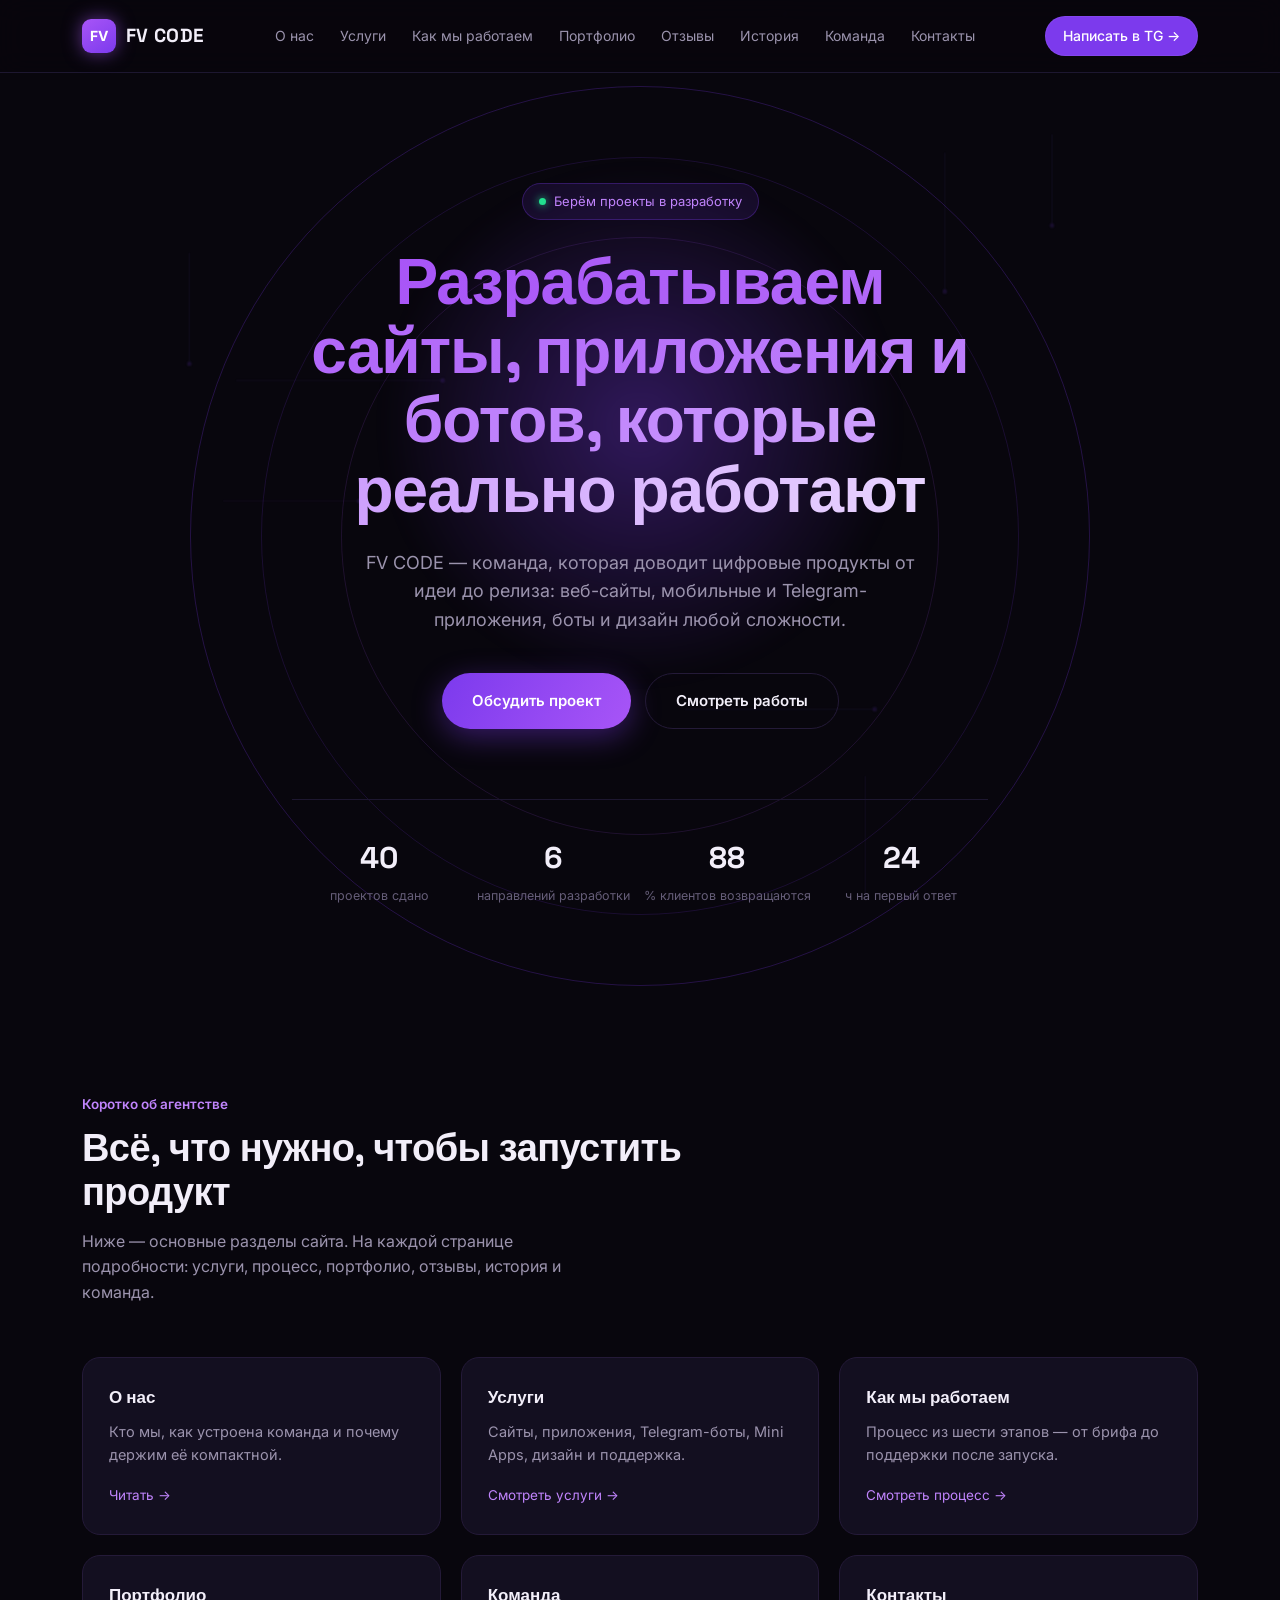
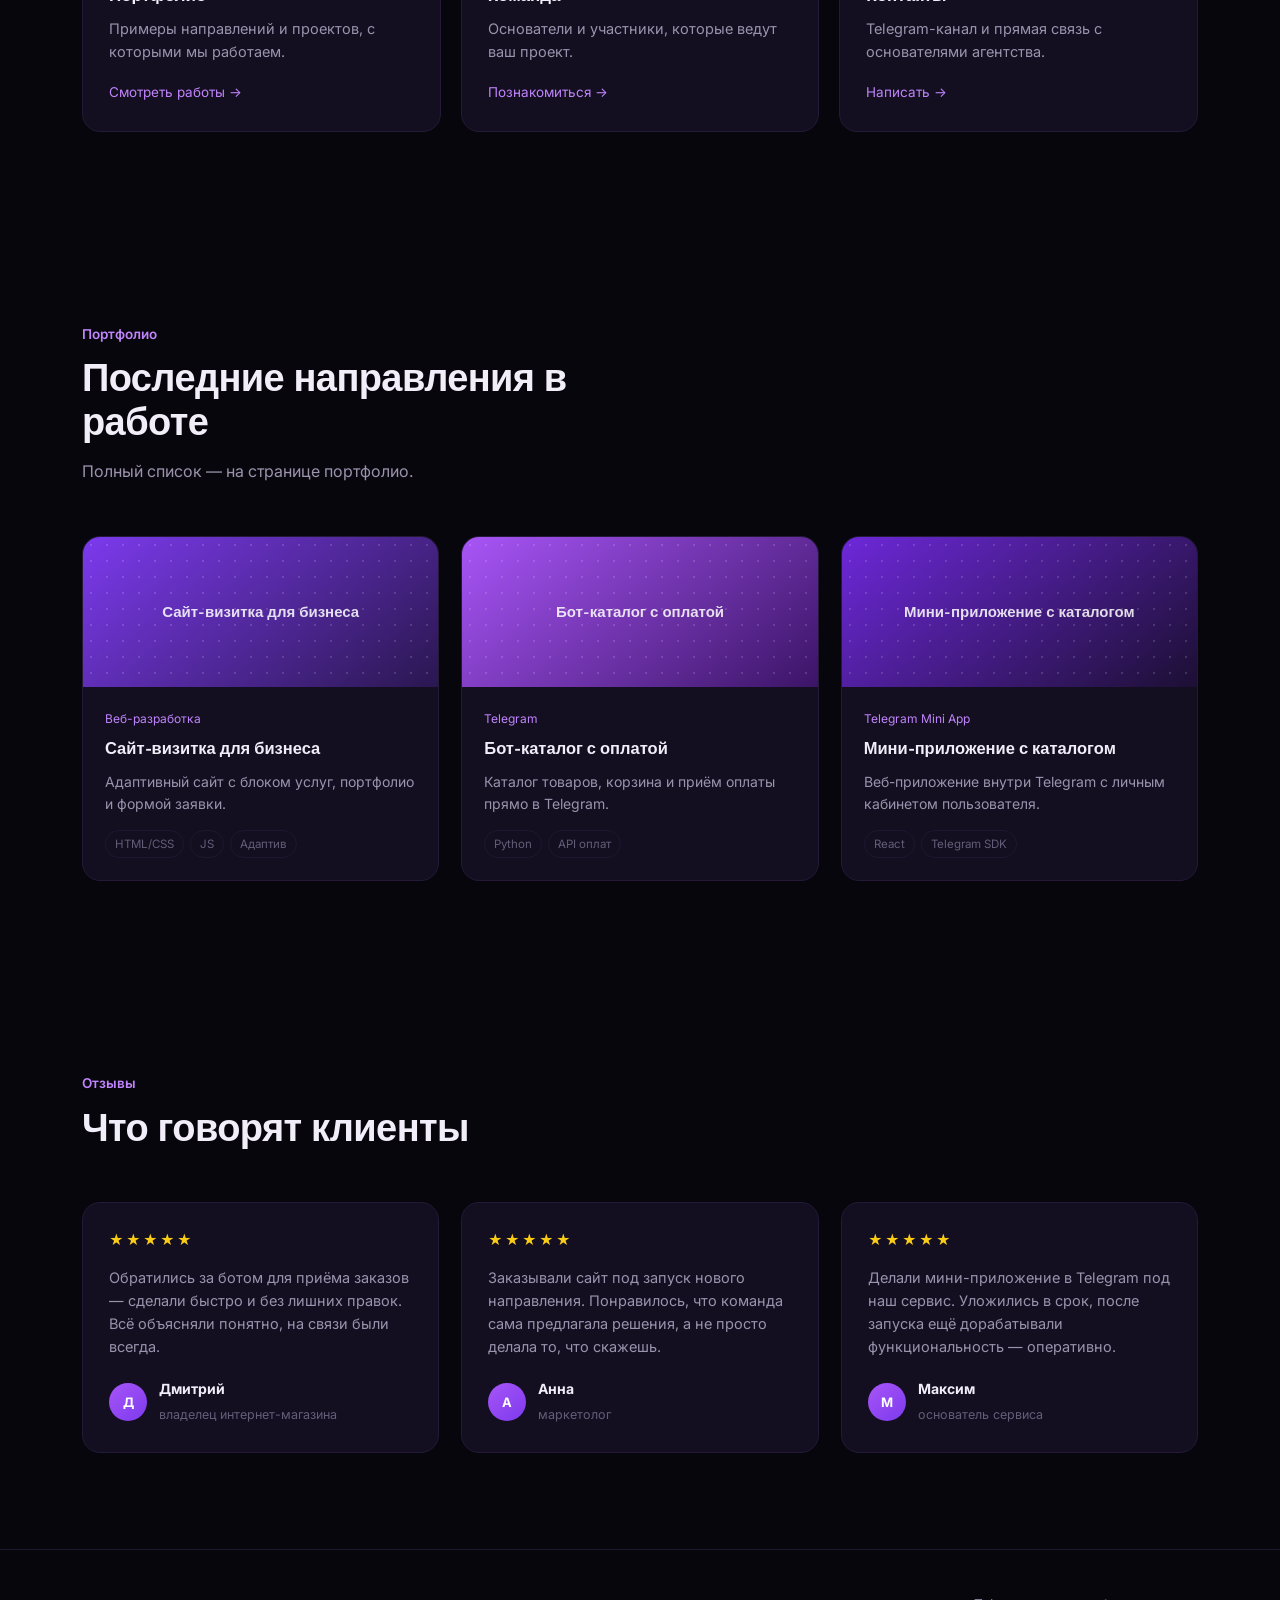
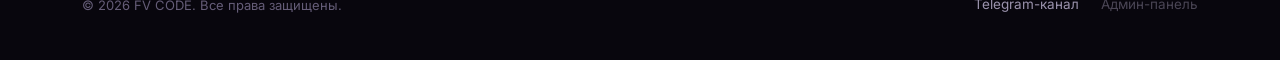
<file: index.html>
<!DOCTYPE html>
<html lang="ru">
<head>
<meta charset="UTF-8">
<meta name="viewport" content="width=device-width, initial-scale=1.0">
<title>FV CODE — сайты, приложения, боты и дизайн</title>
<meta name="description" content="FV CODE — digital-агентство. Делаем сайты, мобильные приложения, Telegram-ботов, Telegram Mini Apps и дизайн любой сложности.">
<link rel="preconnect" href="https://fonts.googleapis.com">
<link href="https://fonts.googleapis.com/css2?family=Space+Grotesk:wght@400;500;600;700&family=Inter:wght@400;500;600&display=swap" rel="stylesheet">
<link rel="stylesheet" href="assets/style.css">
</head>
<body>
<div class="bg-fx" id="bgfx"></div>

<header>
  <div class="wrap">
    <nav>
      <a href="index.html" class="brand"><span class="brand-mark">FV</span><span class="logo-word">FV CODE</span></a>
      <div class="navlinks">
        <a href="about.html">О нас</a>
        <a href="services.html">Услуги</a>
        <a href="process.html">Как мы работаем</a>
        <a href="portfolio.html">Портфолио</a>
        <a href="reviews.html">Отзывы</a>
        <a href="history.html">История</a>
        <a href="team.html">Команда</a>
        <a href="contacts.html">Контакты</a>
      </div>
      <a href="https://t.me/FV_CODE" target="_blank" rel="noopener" class="nav-cta">Написать в TG →</a>
      <button class="burger" id="burger" aria-label="Меню">☰</button>
    </nav>
    <div class="mobile-menu" id="mmenu">
      <a href="about.html">О нас</a>
      <a href="services.html">Услуги</a>
      <a href="process.html">Как мы работаем</a>
      <a href="portfolio.html">Портфолио</a>
      <a href="reviews.html">Отзывы</a>
      <a href="history.html">История</a>
      <a href="team.html">Команда</a>
      <a href="contacts.html">Контакты</a>
    </div>
  </div>
</header>

<main>
  <section class="hero">
    <div class="hero-ring"></div>
    <div class="hero-glow"></div>
    <div class="wrap hero-inner">
      <span class="hero-eyebrow"><span class="dot-live"></span> <span data-field="hero-eyebrow">Берём проекты в разработку</span></span>
      <h1><span data-field="hero-title">Разрабатываем сайты, приложения и ботов, которые реально работают</span></h1>
      <p data-field="hero-text">FV CODE — команда, которая доводит цифровые продукты от идеи до релиза.</p>
      <div class="hero-actions">
        <a href="https://t.me/FV_CODE" target="_blank" rel="noopener" class="btn btn-primary">Обсудить проект</a>
        <a href="portfolio.html" class="btn btn-ghost">Смотреть работы</a>
      </div>
      <div class="hero-stats" data-field="hero-stats"></div>
    </div>
  </section>

  <section id="overview">
    <div class="wrap">
      <div class="sec-head reveal">
        <span class="sec-tag">Коротко об агентстве</span>
        <h2>Всё, что нужно, чтобы запустить продукт</h2>
        <p>Ниже — основные разделы сайта. На каждой странице подробности: услуги, процесс, портфолио, отзывы, история и команда.</p>
      </div>
      <div class="teaser-grid">
        <div class="teaser-card reveal">
          <h3>О нас</h3>
          <p>Кто мы, как устроена команда и почему держим её компактной.</p>
          <a class="teaser-link" href="about.html">Читать →</a>
        </div>
        <div class="teaser-card reveal">
          <h3>Услуги</h3>
          <p>Сайты, приложения, Telegram-боты, Mini Apps, дизайн и поддержка.</p>
          <a class="teaser-link" href="services.html">Смотреть услуги →</a>
        </div>
        <div class="teaser-card reveal">
          <h3>Как мы работаем</h3>
          <p>Процесс из шести этапов — от брифа до поддержки после запуска.</p>
          <a class="teaser-link" href="process.html">Смотреть процесс →</a>
        </div>
        <div class="teaser-card reveal">
          <h3>Портфолио</h3>
          <p>Примеры направлений и проектов, с которыми мы работаем.</p>
          <a class="teaser-link" href="portfolio.html">Смотреть работы →</a>
        </div>
        <div class="teaser-card reveal">
          <h3>Команда</h3>
          <p>Основатели и участники, которые ведут ваш проект.</p>
          <a class="teaser-link" href="team.html">Познакомиться →</a>
        </div>
        <div class="teaser-card reveal">
          <h3>Контакты</h3>
          <p>Telegram-канал и прямая связь с основателями агентства.</p>
          <a class="teaser-link" href="contacts.html">Написать →</a>
        </div>
      </div>
    </div>
  </section>

  <section id="portfolio-preview">
    <div class="wrap">
      <div class="sec-head reveal">
        <span class="sec-tag">Портфолио</span>
        <h2>Последние направления в работе</h2>
        <p>Полный список — на странице портфолио.</p>
      </div>
      <div class="pf-grid" data-field="portfolio" data-limit="3"></div>
    </div>
  </section>

  <section id="reviews-preview">
    <div class="wrap">
      <div class="sec-head reveal">
        <span class="sec-tag">Отзывы</span>
        <h2>Что говорят клиенты</h2>
      </div>
      <div class="rv-grid" data-field="reviews" data-limit="3"></div>
    </div>
  </section>
</main>

<footer>
  <div class="wrap foot-inner">
    <p>© <span id="year"></span> FV CODE. Все права защищены.</p>
    <div class="foot-links">
      <a href="https://t.me/FV_CODE" target="_blank" rel="noopener">Telegram-канал</a>
      <a href="admin.html" style="opacity:.45;">Админ-панель</a>
    </div>
  </div>
</footer>

<script src="assets/site.js"></script>
</body>
</html>
</file>
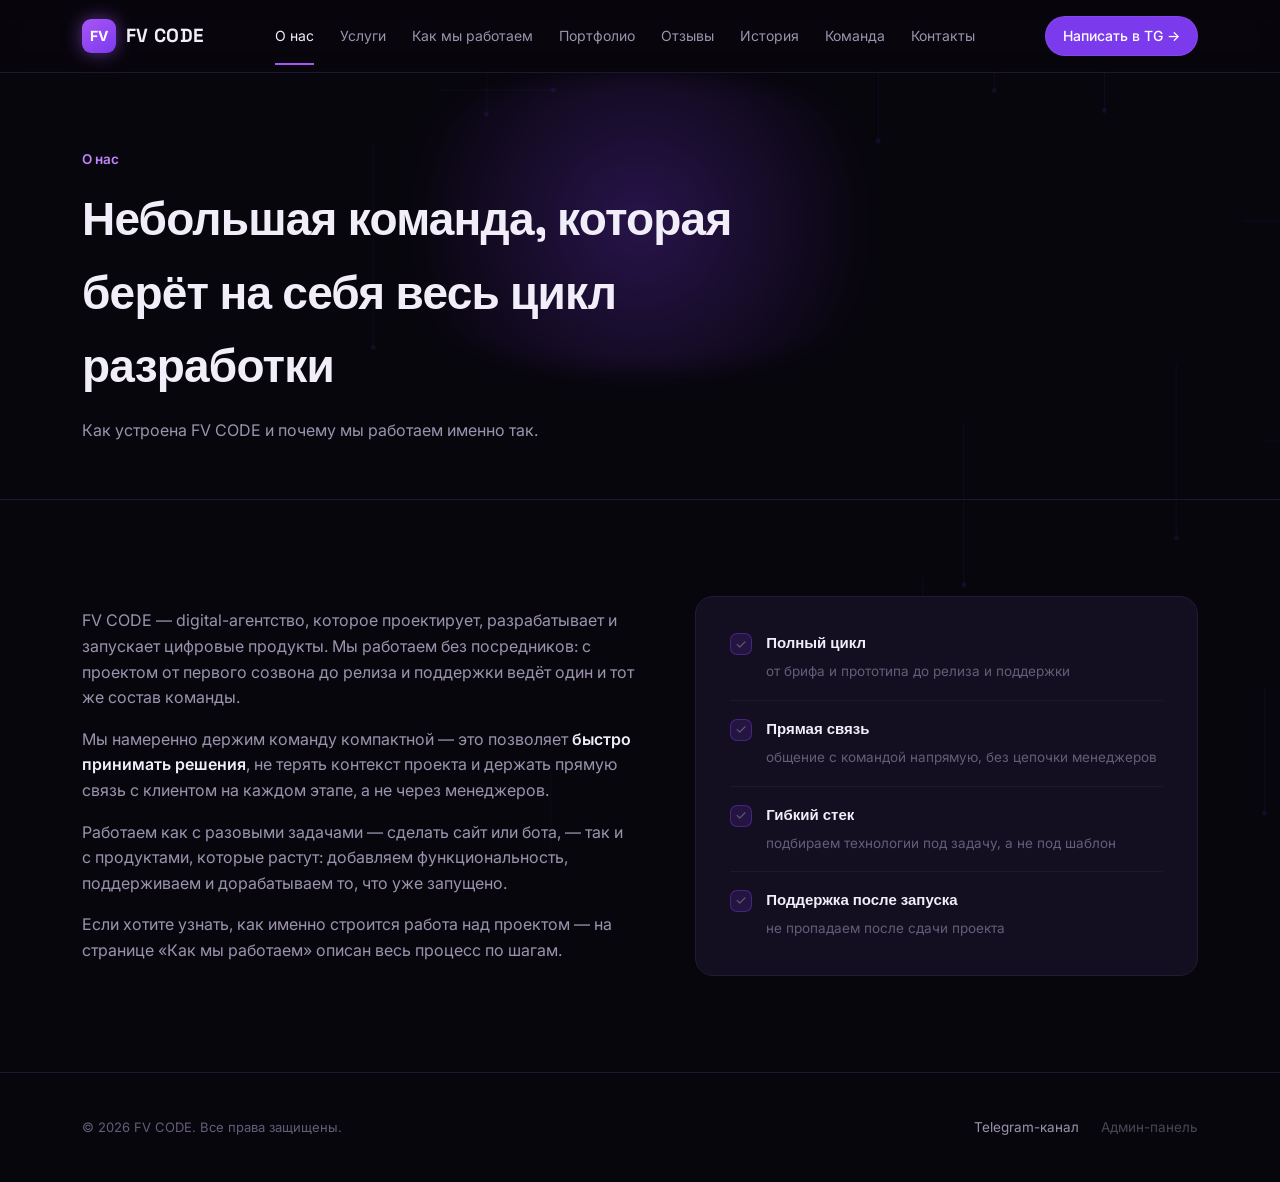
<file: about.html>
<!DOCTYPE html>
<html lang="ru">
<head>
<meta charset="UTF-8">
<meta name="viewport" content="width=device-width, initial-scale=1.0">
<title>О нас — FV CODE</title>
<link rel="preconnect" href="https://fonts.googleapis.com">
<link href="https://fonts.googleapis.com/css2?family=Space+Grotesk:wght@400;500;600;700&family=Inter:wght@400;500;600&display=swap" rel="stylesheet">
<link rel="stylesheet" href="assets/style.css">
</head>
<body>
<div class="bg-fx" id="bgfx"></div>

<header>
  <div class="wrap">
    <nav>
      <a href="index.html" class="brand"><span class="brand-mark">FV</span><span class="logo-word">FV CODE</span></a>
      <div class="navlinks">
        <a href="about.html">О нас</a>
        <a href="services.html">Услуги</a>
        <a href="process.html">Как мы работаем</a>
        <a href="portfolio.html">Портфолио</a>
        <a href="reviews.html">Отзывы</a>
        <a href="history.html">История</a>
        <a href="team.html">Команда</a>
        <a href="contacts.html">Контакты</a>
      </div>
      <a href="https://t.me/FV_CODE" target="_blank" rel="noopener" class="nav-cta">Написать в TG →</a>
      <button class="burger" id="burger" aria-label="Меню">☰</button>
    </nav>
    <div class="mobile-menu" id="mmenu">
      <a href="about.html">О нас</a>
      <a href="services.html">Услуги</a>
      <a href="process.html">Как мы работаем</a>
      <a href="portfolio.html">Портфолио</a>
      <a href="reviews.html">Отзывы</a>
      <a href="history.html">История</a>
      <a href="team.html">Команда</a>
      <a href="contacts.html">Контакты</a>
    </div>
  </div>
</header>

<main>
  <section class="page-hero">
    <div class="hero-glow"></div>
    <div class="wrap">
      <span class="page-tag">О нас</span>
      <h1>Небольшая команда, которая берёт на себя весь цикл разработки</h1>
      <p>Как устроена FV CODE и почему мы работаем именно так.</p>
    </div>
  </section>

  <section id="about">
    <div class="wrap about-grid">
      <div class="about-copy reveal">
        <p>FV CODE — digital-агентство, которое проектирует, разрабатывает и запускает цифровые продукты. Мы работаем без посредников: с проектом от первого созвона до релиза и поддержки ведёт один и тот же состав команды.</p>
        <p>Мы намеренно держим команду компактной — это позволяет <strong>быстро принимать решения</strong>, не терять контекст проекта и держать прямую связь с клиентом на каждом этапе, а не через менеджеров.</p>
        <p>Работаем как с разовыми задачами — сделать сайт или бота, — так и с продуктами, которые растут: добавляем функциональность, поддерживаем и дорабатываем то, что уже запущено.</p>
        <p>Если хотите узнать, как именно строится работа над проектом — на странице «Как мы работаем» описан весь процесс по шагам.</p>
      </div>
      <div class="about-panel reveal">
        <ul>
          <li><span class="check">✓</span><div><h4>Полный цикл</h4><span>от брифа и прототипа до релиза и поддержки</span></div></li>
          <li><span class="check">✓</span><div><h4>Прямая связь</h4><span>общение с командой напрямую, без цепочки менеджеров</span></div></li>
          <li><span class="check">✓</span><div><h4>Гибкий стек</h4><span>подбираем технологии под задачу, а не под шаблон</span></div></li>
          <li><span class="check">✓</span><div><h4>Поддержка после запуска</h4><span>не пропадаем после сдачи проекта</span></div></li>
        </ul>
      </div>
    </div>
  </section>
</main>

<footer>
  <div class="wrap foot-inner">
    <p>© <span id="year"></span> FV CODE. Все права защищены.</p>
    <div class="foot-links">
      <a href="https://t.me/FV_CODE" target="_blank" rel="noopener">Telegram-канал</a>
      <a href="admin.html" style="opacity:.45;">Админ-панель</a>
    </div>
  </div>
</footer>

<script src="assets/site.js"></script>
</body>
</html>
</file>
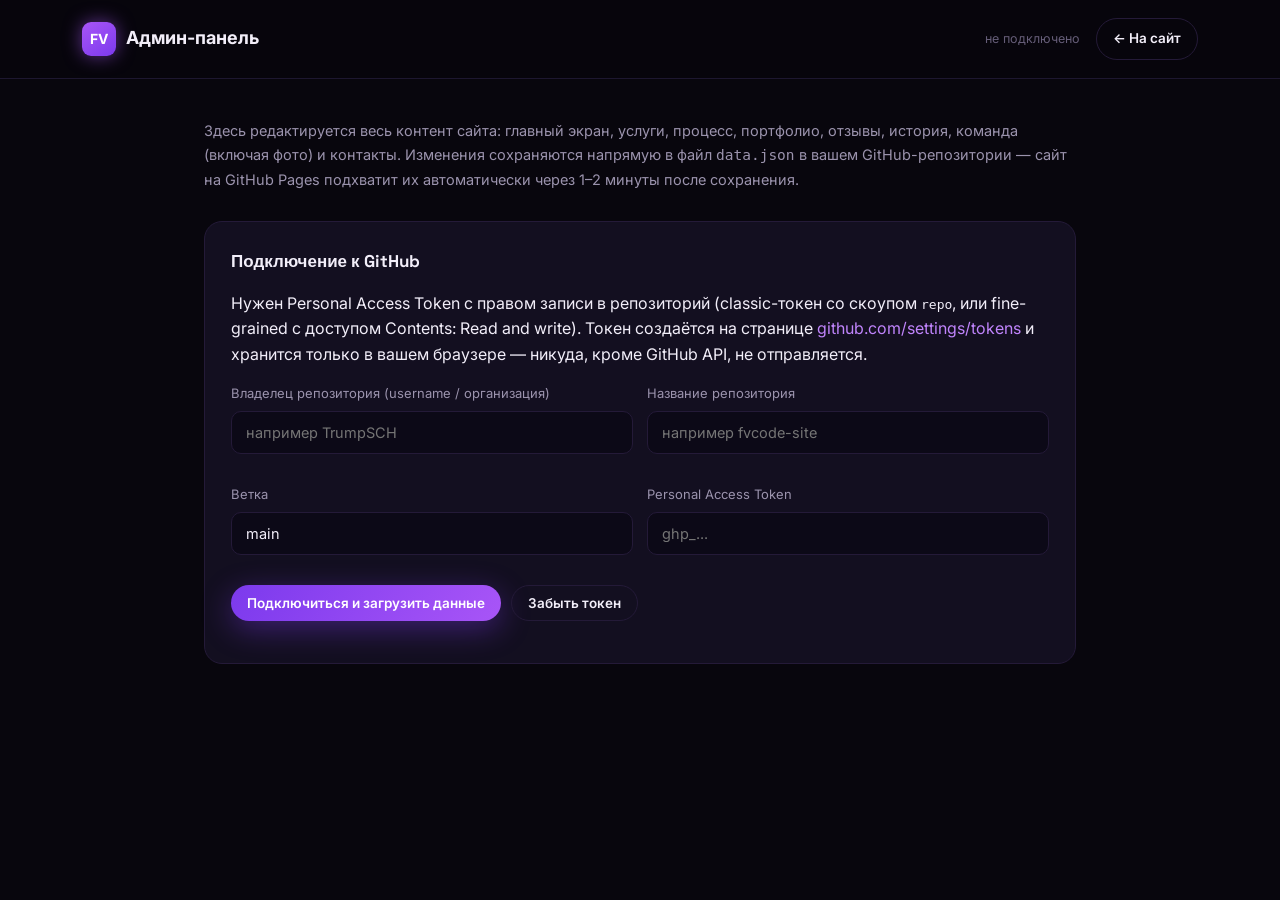
<file: admin.html>
<!DOCTYPE html>
<html lang="ru">
<head>
<meta charset="UTF-8">
<meta name="viewport" content="width=device-width, initial-scale=1.0">
<title>Админ-панель — FV CODE</title>
<meta name="robots" content="noindex, nofollow">
<link rel="preconnect" href="https://fonts.googleapis.com">
<link href="https://fonts.googleapis.com/css2?family=Space+Grotesk:wght@400;500;600;700&family=Inter:wght@400;500;600&display=swap" rel="stylesheet">
<link rel="stylesheet" href="assets/style.css">
<link rel="stylesheet" href="assets/admin.css">
</head>
<body>

<header class="admin-header">
  <div class="wrap">
    <div class="admin-title"><span class="brand-mark">FV</span> Админ-панель</div>
    <div style="display:flex;align-items:center;gap:16px;">
      <span class="admin-status" id="connStatus">не подключено</span>
      <a href="index.html" class="btn btn-ghost btn-sm">← На сайт</a>
    </div>
  </div>
</header>

<div class="admin-wrap">

  <p class="admin-intro">
    Здесь редактируется весь контент сайта: главный экран, услуги, процесс, портфолио, отзывы, история, команда (включая фото) и контакты.
    Изменения сохраняются напрямую в файл <code>data.json</code> в вашем GitHub-репозитории — сайт на GitHub Pages подхватит их автоматически через 1–2 минуты после сохранения.
  </p>

  <!-- CONNECTION -->
  <div class="connect-card" id="connectCard">
    <h2>Подключение к GitHub</h2>
    <p class="hint" style="margin-bottom:16px;">
      Нужен Personal Access Token с правом записи в репозиторий (classic-токен со скоупом <code>repo</code>, или fine-grained с доступом Contents: Read and write).
      Токен создаётся на странице <a href="https://github.com/settings/tokens" target="_blank" rel="noopener" style="color:var(--violet-bright);">github.com/settings/tokens</a> и хранится только в вашем браузере — никуда, кроме GitHub API, не отправляется.
    </p>
    <div class="connect-grid">
      <div class="field"><label>Владелец репозитория (username / организация)</label><input type="text" id="cfgOwner" placeholder="например TrumpSCH"></div>
      <div class="field"><label>Название репозитория</label><input type="text" id="cfgRepo" placeholder="например fvcode-site"></div>
      <div class="field"><label>Ветка</label><input type="text" id="cfgBranch" placeholder="main" value="main"></div>
      <div class="field"><label>Personal Access Token</label><input type="password" id="cfgToken" placeholder="ghp_..."></div>
      <div class="field full" style="display:flex;gap:10px;">
        <button class="btn btn-primary btn-sm" id="btnConnect">Подключиться и загрузить данные</button>
        <button class="btn btn-ghost btn-sm" id="btnDisconnect">Забыть токен</button>
      </div>
    </div>
  </div>

  <div id="editorArea" class="hidden">

    <!-- HERO -->
    <div class="admin-section">
      <h2>Главный экран</h2>
      <p class="hint">Заголовок, подзаголовок и цифры в шапке главной страницы.</p>
      <div class="field"><label>Метка над заголовком</label><input type="text" data-hero="eyebrow"></div>
      <div class="field"><label>Заголовок</label><input type="text" data-hero="title"></div>
      <div class="field"><label>Подзаголовок</label><textarea data-hero="text"></textarea></div>
      <div class="mini-label" style="margin-top:14px;margin-bottom:8px;">Цифры (статистика)</div>
      <div id="list-heroStats"></div>
      <button class="btn btn-ghost btn-sm" id="addHeroStat">+ Добавить цифру</button>
    </div>

    <!-- SERVICES -->
    <div class="admin-section">
      <h2>Услуги</h2>
      <p class="hint">Карточки на странице «Услуги» и в других местах сайта.</p>
      <div id="list-services"></div>
      <button class="btn btn-ghost btn-sm" id="addService">+ Добавить услугу</button>
    </div>

    <!-- PROCESS -->
    <div class="admin-section">
      <h2>Как мы работаем</h2>
      <p class="hint">Шаги процесса — нумеруются автоматически по порядку.</p>
      <div id="list-process"></div>
      <button class="btn btn-ghost btn-sm" id="addProcess">+ Добавить шаг</button>
    </div>

    <!-- PORTFOLIO -->
    <div class="admin-section">
      <h2>Портфолио</h2>
      <p class="hint">Технологии указывайте через запятую.</p>
      <div id="list-portfolio"></div>
      <button class="btn btn-ghost btn-sm" id="addPortfolio">+ Добавить проект</button>
    </div>

    <!-- REVIEWS -->
    <div class="admin-section">
      <h2>Отзывы</h2>
      <div id="list-reviews"></div>
      <button class="btn btn-ghost btn-sm" id="addReview">+ Добавить отзыв</button>
    </div>

    <!-- HISTORY -->
    <div class="admin-section">
      <h2>История агентства</h2>
      <p class="hint">Этапы таймлайна на странице «История».</p>
      <div id="list-history"></div>
      <button class="btn btn-ghost btn-sm" id="addHistory">+ Добавить этап</button>
    </div>

    <!-- TEAM -->
    <div class="admin-section">
      <h2>Команда</h2>
      <p class="hint">Можно загрузить фото сотрудника — оно закоммитится в репозиторий в папку <code>assets/team/</code>.</p>
      <div id="list-team"></div>
      <button class="btn btn-ghost btn-sm" id="addTeam">+ Добавить сотрудника</button>
    </div>

    <!-- CONTACTS -->
    <div class="admin-section">
      <h2>Контакты</h2>
      <div class="field"><label>Ссылка на Telegram-канал</label><input type="text" data-contacts="channel"></div>
      <div class="field"><label>Подпись рядом со ссылкой на канал</label><input type="text" data-contacts="channel_label"></div>
      <div class="field"><label>Текст про время ответа</label><input type="text" data-contacts="response_time"></div>
    </div>

    <!-- RAW JSON -->
    <div class="admin-section">
      <h2>JSON целиком (для продвинутых)</h2>
      <p class="hint">Показывает и позволяет вручную отредактировать весь data.json. Обычно форм выше достаточно.</p>
      <button class="btn btn-ghost btn-sm" id="toggleJson" style="margin-bottom:12px;">Показать JSON</button>
      <div class="json-box hidden" id="jsonBox">
        <textarea id="jsonTextarea" spellcheck="false"></textarea>
        <div style="display:flex;gap:10px;margin-top:10px;">
          <button class="btn btn-ghost btn-sm" id="jsonApply">Применить JSON к формам</button>
        </div>
      </div>
    </div>

  </div>
</div>

<div class="savebar hidden" id="savebar">
  <div class="wrap">
    <span class="savebar-msg" id="savebarMsg">Есть несохранённые изменения</span>
    <div style="display:flex;gap:10px;">
      <button class="btn btn-ghost btn-sm" id="btnReload">Перезагрузить с GitHub</button>
      <button class="btn btn-primary btn-sm" id="btnSave">Сохранить и опубликовать</button>
    </div>
  </div>
</div>

<script src="assets/admin.js"></script>
</body>
</html>
</file>
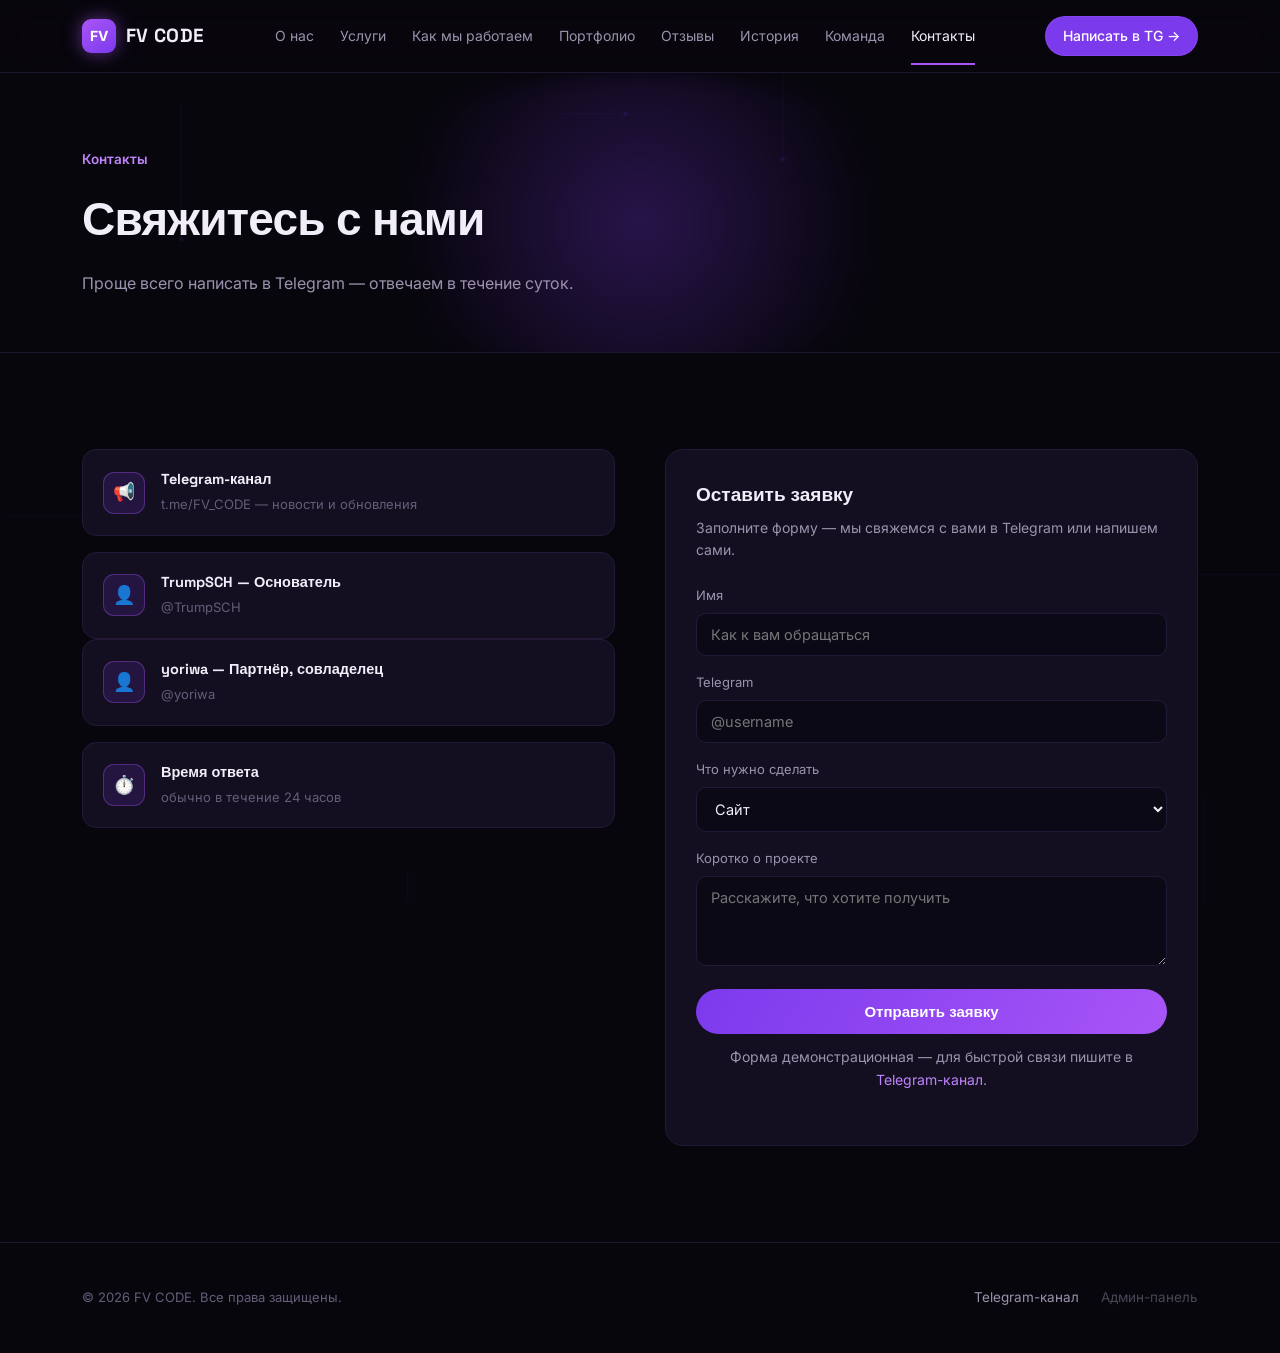
<file: contacts.html>
<!DOCTYPE html>
<html lang="ru">
<head>
<meta charset="UTF-8">
<meta name="viewport" content="width=device-width, initial-scale=1.0">
<title>Контакты — FV CODE</title>
<link rel="preconnect" href="https://fonts.googleapis.com">
<link href="https://fonts.googleapis.com/css2?family=Space+Grotesk:wght@400;500;600;700&family=Inter:wght@400;500;600&display=swap" rel="stylesheet">
<link rel="stylesheet" href="assets/style.css">
</head>
<body>
<div class="bg-fx" id="bgfx"></div>

<header>
  <div class="wrap">
    <nav>
      <a href="index.html" class="brand"><span class="brand-mark">FV</span><span class="logo-word">FV CODE</span></a>
      <div class="navlinks">
        <a href="about.html">О нас</a>
        <a href="services.html">Услуги</a>
        <a href="process.html">Как мы работаем</a>
        <a href="portfolio.html">Портфолио</a>
        <a href="reviews.html">Отзывы</a>
        <a href="history.html">История</a>
        <a href="team.html">Команда</a>
        <a href="contacts.html">Контакты</a>
      </div>
      <a href="https://t.me/FV_CODE" target="_blank" rel="noopener" class="nav-cta">Написать в TG →</a>
      <button class="burger" id="burger" aria-label="Меню">☰</button>
    </nav>
    <div class="mobile-menu" id="mmenu">
      <a href="about.html">О нас</a>
      <a href="services.html">Услуги</a>
      <a href="process.html">Как мы работаем</a>
      <a href="portfolio.html">Портфолио</a>
      <a href="reviews.html">Отзывы</a>
      <a href="history.html">История</a>
      <a href="team.html">Команда</a>
      <a href="contacts.html">Контакты</a>
    </div>
  </div>
</header>

<main>
  <section class="page-hero">
    <div class="hero-glow"></div>
    <div class="wrap">
      <span class="page-tag">Контакты</span>
      <h1>Свяжитесь с нами</h1>
      <p>Проще всего написать в Telegram — отвечаем в течение суток.</p>
    </div>
  </section>

  <section id="contacts">
    <div class="wrap contact-grid">
      <div class="contact-list reveal">
        <a data-field="contact-channel" href="https://t.me/FV_CODE" target="_blank" rel="noopener" class="c-item">
          <div class="c-icon">📢</div>
          <div><h4>Telegram-канал</h4><span data-field="contact-channel-label">t.me/FV_CODE — новости и обновления</span></div>
        </a>
        <div id="contact-team"></div>
        <div class="c-item" style="cursor:default;">
          <div class="c-icon">⏱️</div>
          <div><h4>Время ответа</h4><span data-field="contact-response-time">обычно в течение 24 часов</span></div>
        </div>
      </div>
      <div class="form-panel reveal">
        <h3>Оставить заявку</h3>
        <p>Заполните форму — мы свяжемся с вами в Telegram или напишем сами.</p>
        <form id="leadform" onsubmit="return false;">
          <div class="field"><label>Имя</label><input type="text" placeholder="Как к вам обращаться" required></div>
          <div class="field"><label>Telegram</label><input type="text" placeholder="@username" required></div>
          <div class="field"><label>Что нужно сделать</label>
            <select>
              <option>Сайт</option>
              <option>Мобильное приложение</option>
              <option>Telegram-бот</option>
              <option>Telegram Mini App</option>
              <option>Дизайн</option>
              <option>Другое</option>
            </select>
          </div>
          <div class="field"><label>Коротко о проекте</label><textarea placeholder="Расскажите, что хотите получить"></textarea></div>
          <button class="form-submit" type="submit">Отправить заявку</button>
        </form>
        <p class="form-note">Форма демонстрационная — для быстрой связи пишите в <a href="https://t.me/FV_CODE" target="_blank" style="color:var(--violet-bright);">Telegram-канал</a>.</p>
      </div>
    </div>
  </section>
</main>

<footer>
  <div class="wrap foot-inner">
    <p>© <span id="year"></span> FV CODE. Все права защищены.</p>
    <div class="foot-links">
      <a href="https://t.me/FV_CODE" target="_blank" rel="noopener">Telegram-канал</a>
      <a href="admin.html" style="opacity:.45;">Админ-панель</a>
    </div>
  </div>
</footer>

<script src="assets/site.js"></script>
<script>
  // render team as direct-contact cards on this page (separate from the shared renderTeam target)
  fetch('data.json?_=' + Date.now()).then(r => r.json()).then(data => {
    const box = document.getElementById('contact-team');
    if (!box || !Array.isArray(data.team)) return;
    box.innerHTML = data.team.map(t => `
      <a href="${t.telegram || '#'}" target="_blank" rel="noopener" class="c-item">
        <div class="c-icon">👤</div>
        <div><h4>${t.name} — ${t.role}</h4><span>${(t.telegram || '').replace('https://t.me/', '@')}</span></div>
      </a>
    `).join('');
  }).catch(() => {});
</script>
</body>
</html>
</file>
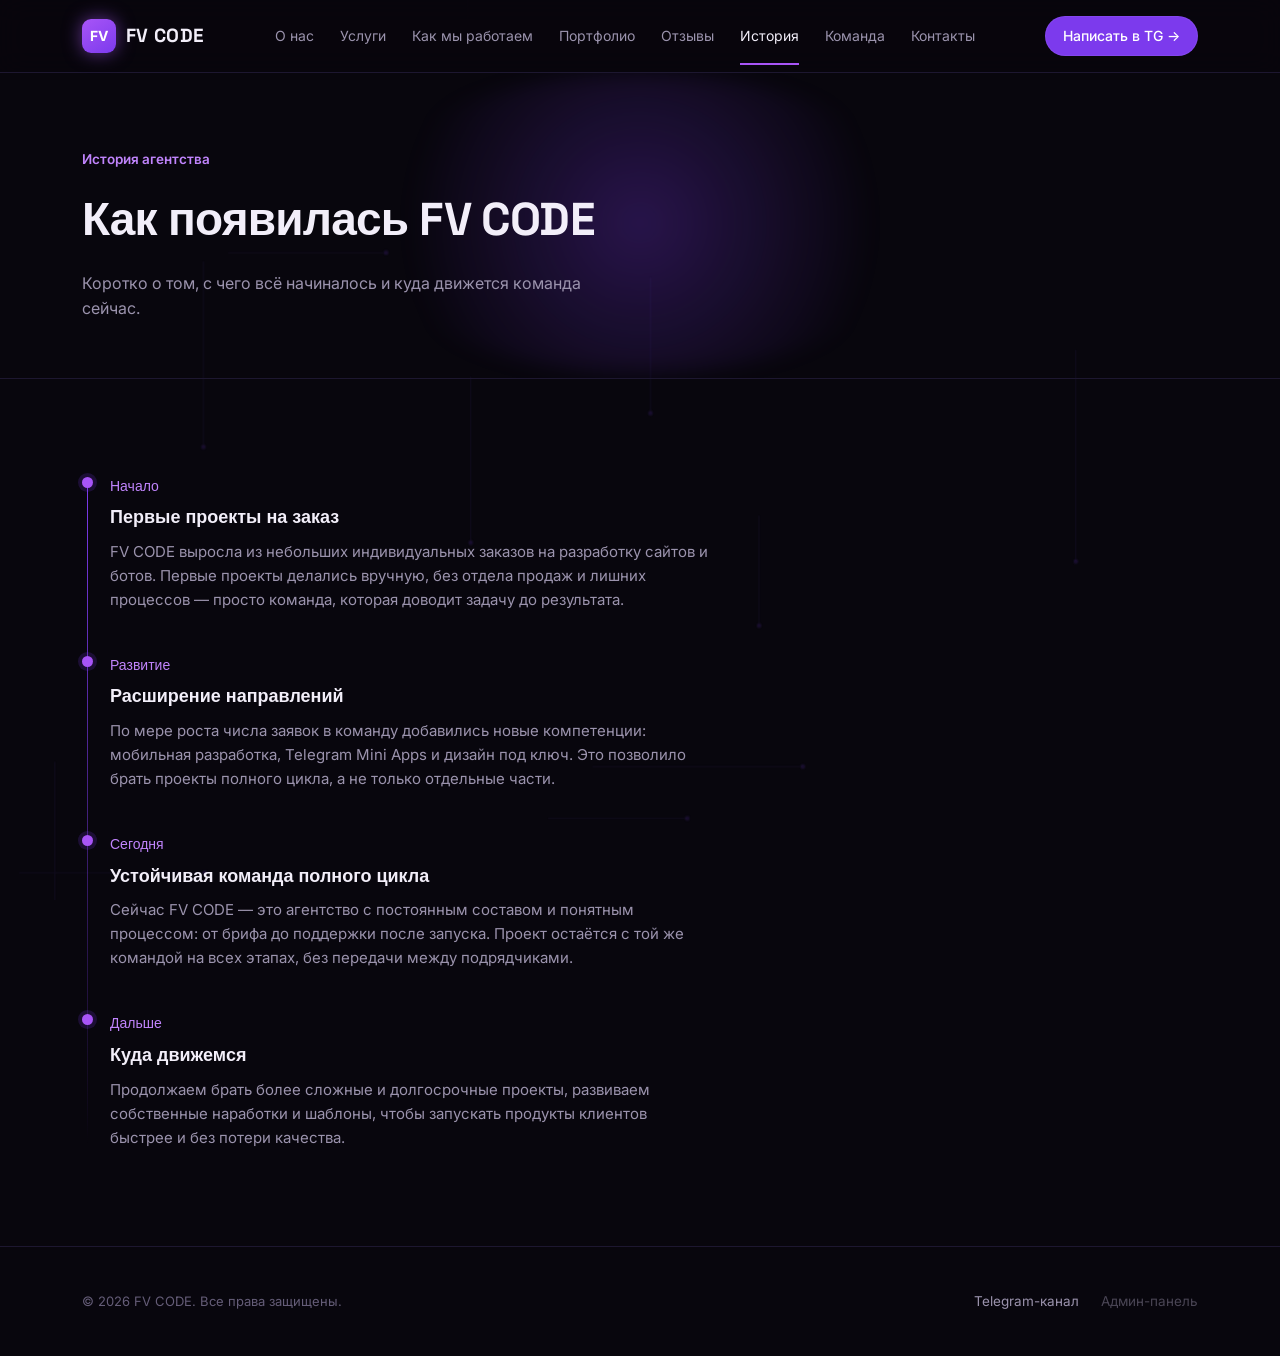
<file: history.html>
<!DOCTYPE html>
<html lang="ru">
<head>
<meta charset="UTF-8">
<meta name="viewport" content="width=device-width, initial-scale=1.0">
<title>История — FV CODE</title>
<link rel="preconnect" href="https://fonts.googleapis.com">
<link href="https://fonts.googleapis.com/css2?family=Space+Grotesk:wght@400;500;600;700&family=Inter:wght@400;500;600&display=swap" rel="stylesheet">
<link rel="stylesheet" href="assets/style.css">
</head>
<body>
<div class="bg-fx" id="bgfx"></div>

<header>
  <div class="wrap">
    <nav>
      <a href="index.html" class="brand"><span class="brand-mark">FV</span><span class="logo-word">FV CODE</span></a>
      <div class="navlinks">
        <a href="about.html">О нас</a>
        <a href="services.html">Услуги</a>
        <a href="process.html">Как мы работаем</a>
        <a href="portfolio.html">Портфолио</a>
        <a href="reviews.html">Отзывы</a>
        <a href="history.html">История</a>
        <a href="team.html">Команда</a>
        <a href="contacts.html">Контакты</a>
      </div>
      <a href="https://t.me/FV_CODE" target="_blank" rel="noopener" class="nav-cta">Написать в TG →</a>
      <button class="burger" id="burger" aria-label="Меню">☰</button>
    </nav>
    <div class="mobile-menu" id="mmenu">
      <a href="about.html">О нас</a>
      <a href="services.html">Услуги</a>
      <a href="process.html">Как мы работаем</a>
      <a href="portfolio.html">Портфолио</a>
      <a href="reviews.html">Отзывы</a>
      <a href="history.html">История</a>
      <a href="team.html">Команда</a>
      <a href="contacts.html">Контакты</a>
    </div>
  </div>
</header>

<main>
  <section class="page-hero">
    <div class="hero-glow"></div>
    <div class="wrap">
      <span class="page-tag">История агентства</span>
      <h1>Как появилась FV CODE</h1>
      <p>Коротко о том, с чего всё начиналось и куда движется команда сейчас.</p>
    </div>
  </section>

  <section id="history">
    <div class="wrap">
      <div class="tl" data-field="history"></div>
    </div>
  </section>
</main>

<footer>
  <div class="wrap foot-inner">
    <p>© <span id="year"></span> FV CODE. Все права защищены.</p>
    <div class="foot-links">
      <a href="https://t.me/FV_CODE" target="_blank" rel="noopener">Telegram-канал</a>
      <a href="admin.html" style="opacity:.45;">Админ-панель</a>
    </div>
  </div>
</footer>

<script src="assets/site.js"></script>
</body>
</html>
</file>
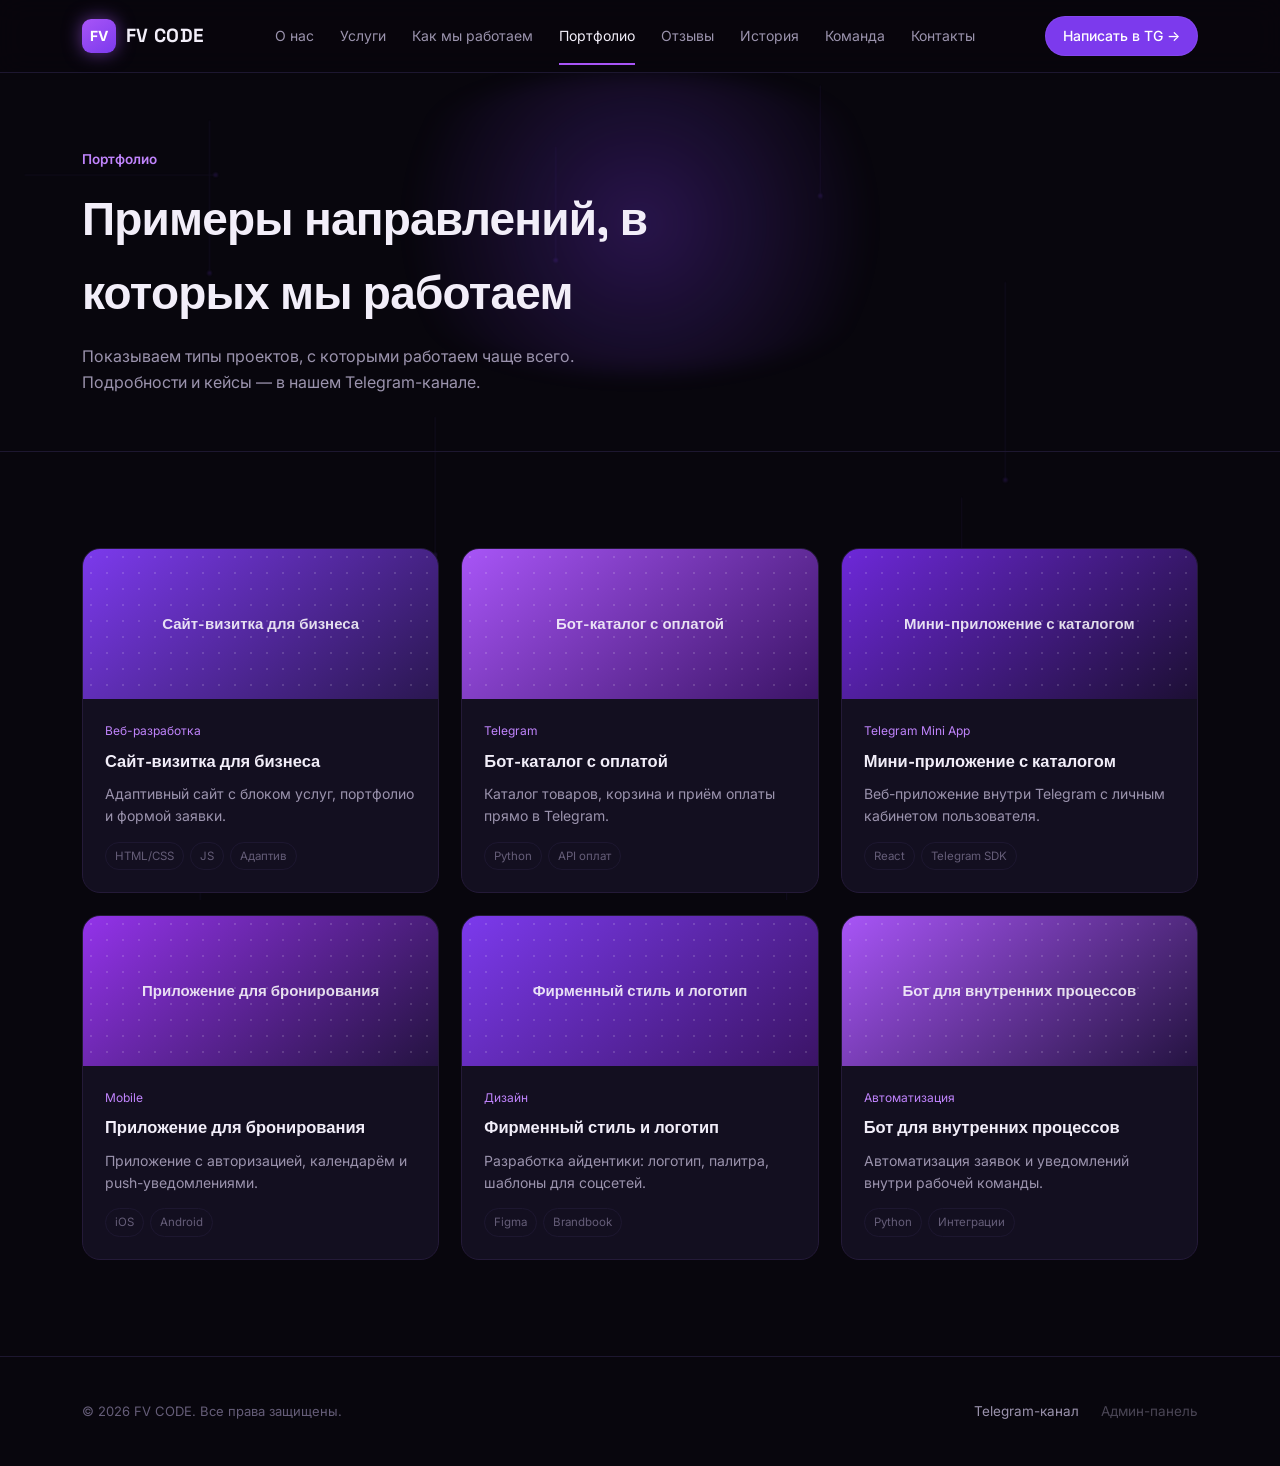
<file: portfolio.html>
<!DOCTYPE html>
<html lang="ru">
<head>
<meta charset="UTF-8">
<meta name="viewport" content="width=device-width, initial-scale=1.0">
<title>Портфолио — FV CODE</title>
<link rel="preconnect" href="https://fonts.googleapis.com">
<link href="https://fonts.googleapis.com/css2?family=Space+Grotesk:wght@400;500;600;700&family=Inter:wght@400;500;600&display=swap" rel="stylesheet">
<link rel="stylesheet" href="assets/style.css">
</head>
<body>
<div class="bg-fx" id="bgfx"></div>

<header>
  <div class="wrap">
    <nav>
      <a href="index.html" class="brand"><span class="brand-mark">FV</span><span class="logo-word">FV CODE</span></a>
      <div class="navlinks">
        <a href="about.html">О нас</a>
        <a href="services.html">Услуги</a>
        <a href="process.html">Как мы работаем</a>
        <a href="portfolio.html">Портфолио</a>
        <a href="reviews.html">Отзывы</a>
        <a href="history.html">История</a>
        <a href="team.html">Команда</a>
        <a href="contacts.html">Контакты</a>
      </div>
      <a href="https://t.me/FV_CODE" target="_blank" rel="noopener" class="nav-cta">Написать в TG →</a>
      <button class="burger" id="burger" aria-label="Меню">☰</button>
    </nav>
    <div class="mobile-menu" id="mmenu">
      <a href="about.html">О нас</a>
      <a href="services.html">Услуги</a>
      <a href="process.html">Как мы работаем</a>
      <a href="portfolio.html">Портфолио</a>
      <a href="reviews.html">Отзывы</a>
      <a href="history.html">История</a>
      <a href="team.html">Команда</a>
      <a href="contacts.html">Контакты</a>
    </div>
  </div>
</header>

<main>
  <section class="page-hero">
    <div class="hero-glow"></div>
    <div class="wrap">
      <span class="page-tag">Портфолио</span>
      <h1>Примеры направлений, в которых мы работаем</h1>
      <p>Показываем типы проектов, с которыми работаем чаще всего. Подробности и кейсы — в нашем Telegram-канале.</p>
    </div>
  </section>

  <section id="portfolio">
    <div class="wrap">
      <div class="pf-grid" data-field="portfolio"></div>
    </div>
  </section>
</main>

<footer>
  <div class="wrap foot-inner">
    <p>© <span id="year"></span> FV CODE. Все права защищены.</p>
    <div class="foot-links">
      <a href="https://t.me/FV_CODE" target="_blank" rel="noopener">Telegram-канал</a>
      <a href="admin.html" style="opacity:.45;">Админ-панель</a>
    </div>
  </div>
</footer>

<script src="assets/site.js"></script>
</body>
</html>
</file>
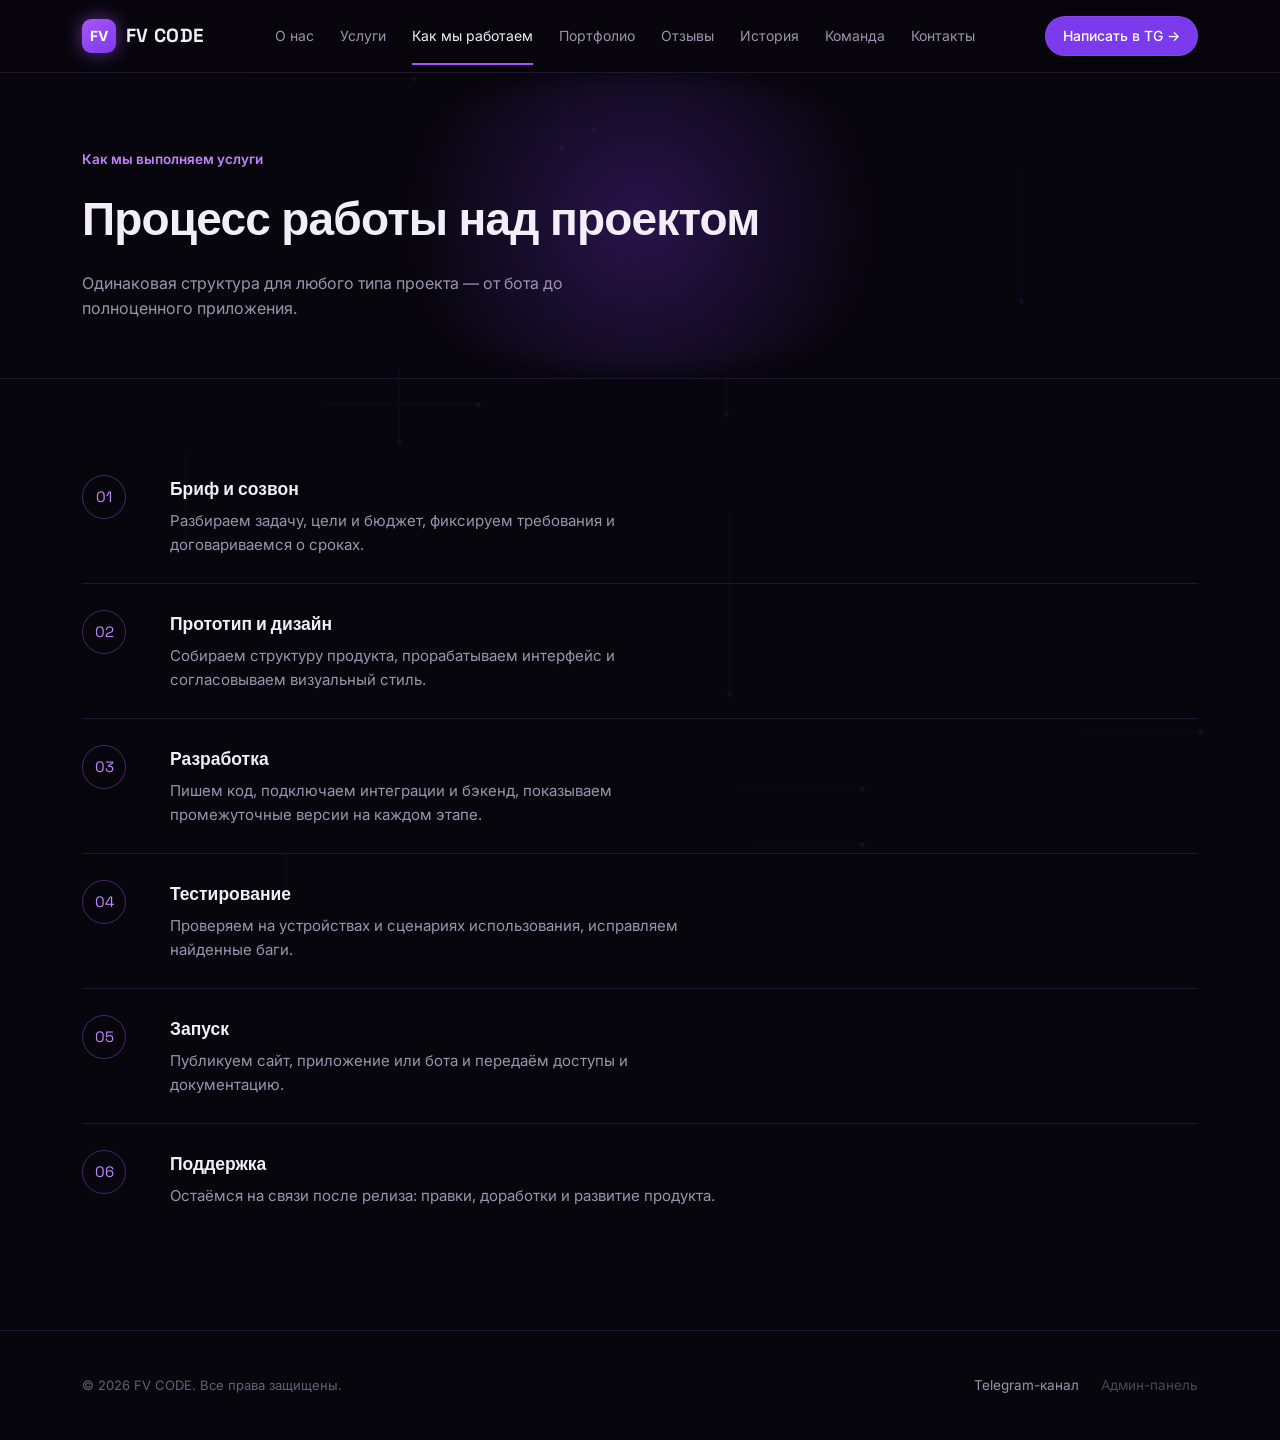
<file: process.html>
<!DOCTYPE html>
<html lang="ru">
<head>
<meta charset="UTF-8">
<meta name="viewport" content="width=device-width, initial-scale=1.0">
<title>Как мы работаем — FV CODE</title>
<link rel="preconnect" href="https://fonts.googleapis.com">
<link href="https://fonts.googleapis.com/css2?family=Space+Grotesk:wght@400;500;600;700&family=Inter:wght@400;500;600&display=swap" rel="stylesheet">
<link rel="stylesheet" href="assets/style.css">
</head>
<body>
<div class="bg-fx" id="bgfx"></div>

<header>
  <div class="wrap">
    <nav>
      <a href="index.html" class="brand"><span class="brand-mark">FV</span><span class="logo-word">FV CODE</span></a>
      <div class="navlinks">
        <a href="about.html">О нас</a>
        <a href="services.html">Услуги</a>
        <a href="process.html">Как мы работаем</a>
        <a href="portfolio.html">Портфолио</a>
        <a href="reviews.html">Отзывы</a>
        <a href="history.html">История</a>
        <a href="team.html">Команда</a>
        <a href="contacts.html">Контакты</a>
      </div>
      <a href="https://t.me/FV_CODE" target="_blank" rel="noopener" class="nav-cta">Написать в TG →</a>
      <button class="burger" id="burger" aria-label="Меню">☰</button>
    </nav>
    <div class="mobile-menu" id="mmenu">
      <a href="about.html">О нас</a>
      <a href="services.html">Услуги</a>
      <a href="process.html">Как мы работаем</a>
      <a href="portfolio.html">Портфолио</a>
      <a href="reviews.html">Отзывы</a>
      <a href="history.html">История</a>
      <a href="team.html">Команда</a>
      <a href="contacts.html">Контакты</a>
    </div>
  </div>
</header>

<main>
  <section class="page-hero">
    <div class="hero-glow"></div>
    <div class="wrap">
      <span class="page-tag">Как мы выполняем услуги</span>
      <h1>Процесс работы над проектом</h1>
      <p>Одинаковая структура для любого типа проекта — от бота до полноценного приложения.</p>
    </div>
  </section>

  <section id="process">
    <div class="wrap">
      <div class="process-list" data-field="process"></div>
    </div>
  </section>
</main>

<footer>
  <div class="wrap foot-inner">
    <p>© <span id="year"></span> FV CODE. Все права защищены.</p>
    <div class="foot-links">
      <a href="https://t.me/FV_CODE" target="_blank" rel="noopener">Telegram-канал</a>
      <a href="admin.html" style="opacity:.45;">Админ-панель</a>
    </div>
  </div>
</footer>

<script src="assets/site.js"></script>
</body>
</html>
</file>
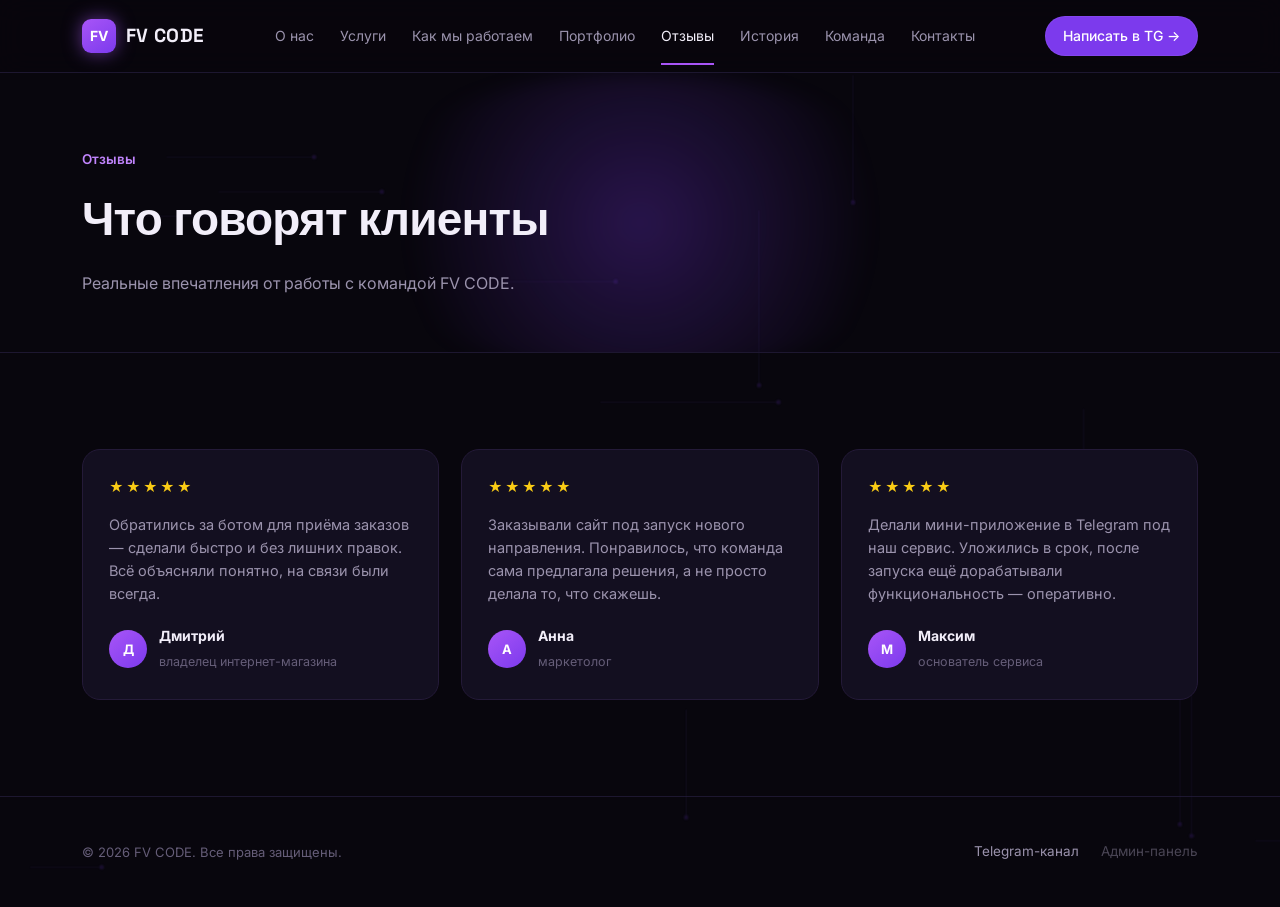
<file: reviews.html>
<!DOCTYPE html>
<html lang="ru">
<head>
<meta charset="UTF-8">
<meta name="viewport" content="width=device-width, initial-scale=1.0">
<title>Отзывы — FV CODE</title>
<link rel="preconnect" href="https://fonts.googleapis.com">
<link href="https://fonts.googleapis.com/css2?family=Space+Grotesk:wght@400;500;600;700&family=Inter:wght@400;500;600&display=swap" rel="stylesheet">
<link rel="stylesheet" href="assets/style.css">
</head>
<body>
<div class="bg-fx" id="bgfx"></div>

<header>
  <div class="wrap">
    <nav>
      <a href="index.html" class="brand"><span class="brand-mark">FV</span><span class="logo-word">FV CODE</span></a>
      <div class="navlinks">
        <a href="about.html">О нас</a>
        <a href="services.html">Услуги</a>
        <a href="process.html">Как мы работаем</a>
        <a href="portfolio.html">Портфолио</a>
        <a href="reviews.html">Отзывы</a>
        <a href="history.html">История</a>
        <a href="team.html">Команда</a>
        <a href="contacts.html">Контакты</a>
      </div>
      <a href="https://t.me/FV_CODE" target="_blank" rel="noopener" class="nav-cta">Написать в TG →</a>
      <button class="burger" id="burger" aria-label="Меню">☰</button>
    </nav>
    <div class="mobile-menu" id="mmenu">
      <a href="about.html">О нас</a>
      <a href="services.html">Услуги</a>
      <a href="process.html">Как мы работаем</a>
      <a href="portfolio.html">Портфолио</a>
      <a href="reviews.html">Отзывы</a>
      <a href="history.html">История</a>
      <a href="team.html">Команда</a>
      <a href="contacts.html">Контакты</a>
    </div>
  </div>
</header>

<main>
  <section class="page-hero">
    <div class="hero-glow"></div>
    <div class="wrap">
      <span class="page-tag">Отзывы</span>
      <h1>Что говорят клиенты</h1>
      <p>Реальные впечатления от работы с командой FV CODE.</p>
    </div>
  </section>

  <section id="reviews">
    <div class="wrap">
      <div class="rv-grid" data-field="reviews"></div>
    </div>
  </section>
</main>

<footer>
  <div class="wrap foot-inner">
    <p>© <span id="year"></span> FV CODE. Все права защищены.</p>
    <div class="foot-links">
      <a href="https://t.me/FV_CODE" target="_blank" rel="noopener">Telegram-канал</a>
      <a href="admin.html" style="opacity:.45;">Админ-панель</a>
    </div>
  </div>
</footer>

<script src="assets/site.js"></script>
</body>
</html>
</file>
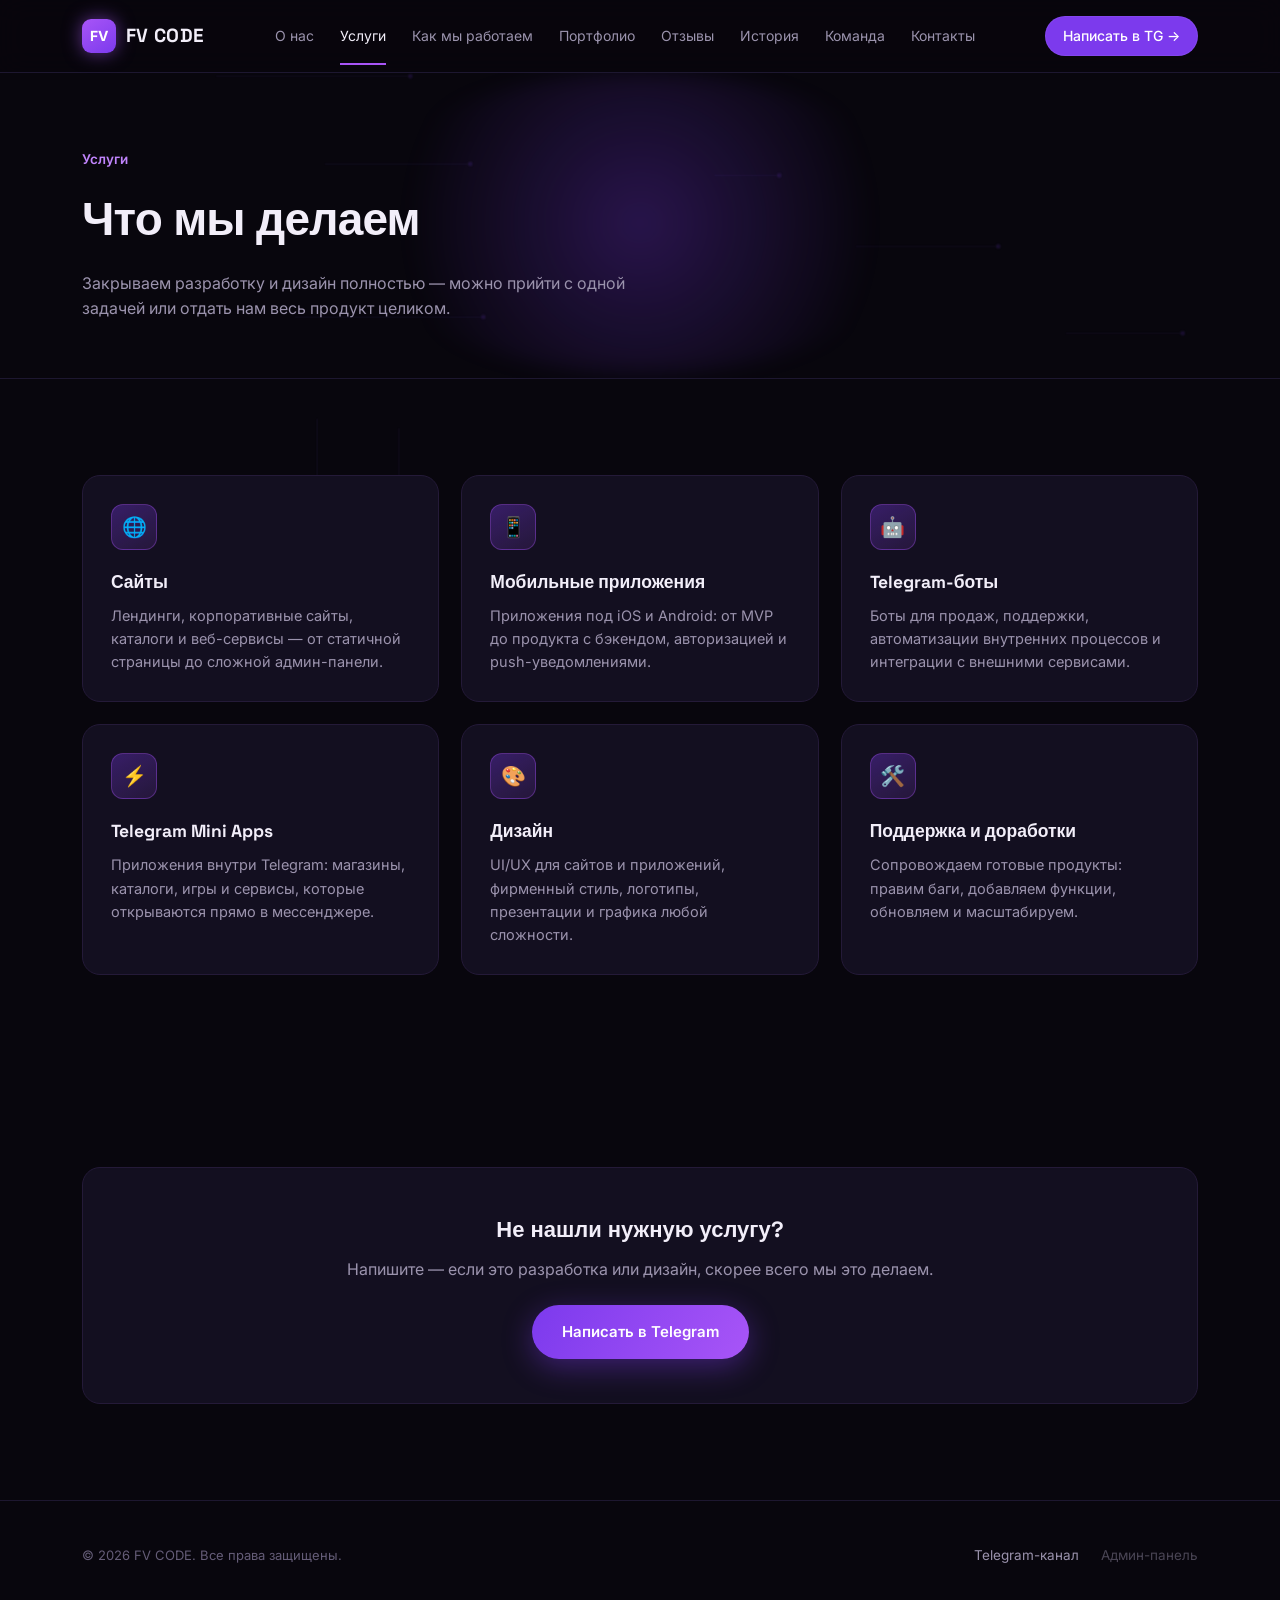
<file: services.html>
<!DOCTYPE html>
<html lang="ru">
<head>
<meta charset="UTF-8">
<meta name="viewport" content="width=device-width, initial-scale=1.0">
<title>Услуги — FV CODE</title>
<link rel="preconnect" href="https://fonts.googleapis.com">
<link href="https://fonts.googleapis.com/css2?family=Space+Grotesk:wght@400;500;600;700&family=Inter:wght@400;500;600&display=swap" rel="stylesheet">
<link rel="stylesheet" href="assets/style.css">
</head>
<body>
<div class="bg-fx" id="bgfx"></div>

<header>
  <div class="wrap">
    <nav>
      <a href="index.html" class="brand"><span class="brand-mark">FV</span><span class="logo-word">FV CODE</span></a>
      <div class="navlinks">
        <a href="about.html">О нас</a>
        <a href="services.html">Услуги</a>
        <a href="process.html">Как мы работаем</a>
        <a href="portfolio.html">Портфолио</a>
        <a href="reviews.html">Отзывы</a>
        <a href="history.html">История</a>
        <a href="team.html">Команда</a>
        <a href="contacts.html">Контакты</a>
      </div>
      <a href="https://t.me/FV_CODE" target="_blank" rel="noopener" class="nav-cta">Написать в TG →</a>
      <button class="burger" id="burger" aria-label="Меню">☰</button>
    </nav>
    <div class="mobile-menu" id="mmenu">
      <a href="about.html">О нас</a>
      <a href="services.html">Услуги</a>
      <a href="process.html">Как мы работаем</a>
      <a href="portfolio.html">Портфолио</a>
      <a href="reviews.html">Отзывы</a>
      <a href="history.html">История</a>
      <a href="team.html">Команда</a>
      <a href="contacts.html">Контакты</a>
    </div>
  </div>
</header>

<main>
  <section class="page-hero">
    <div class="hero-glow"></div>
    <div class="wrap">
      <span class="page-tag">Услуги</span>
      <h1>Что мы делаем</h1>
      <p>Закрываем разработку и дизайн полностью — можно прийти с одной задачей или отдать нам весь продукт целиком.</p>
    </div>
  </section>

  <section id="services">
    <div class="wrap">
      <div class="svc-grid" data-field="services"></div>
    </div>
  </section>

  <section id="cta">
    <div class="wrap">
      <div class="about-panel reveal" style="text-align:center;padding:44px;">
        <h3 style="font-size:22px;margin-bottom:10px;">Не нашли нужную услугу?</h3>
        <p style="color:var(--text-mute);margin-bottom:22px;">Напишите — если это разработка или дизайн, скорее всего мы это делаем.</p>
        <a href="https://t.me/FV_CODE" target="_blank" rel="noopener" class="btn btn-primary">Написать в Telegram</a>
      </div>
    </div>
  </section>
</main>

<footer>
  <div class="wrap foot-inner">
    <p>© <span id="year"></span> FV CODE. Все права защищены.</p>
    <div class="foot-links">
      <a href="https://t.me/FV_CODE" target="_blank" rel="noopener">Telegram-канал</a>
      <a href="admin.html" style="opacity:.45;">Админ-панель</a>
    </div>
  </div>
</footer>

<script src="assets/site.js"></script>
</body>
</html>
</file>
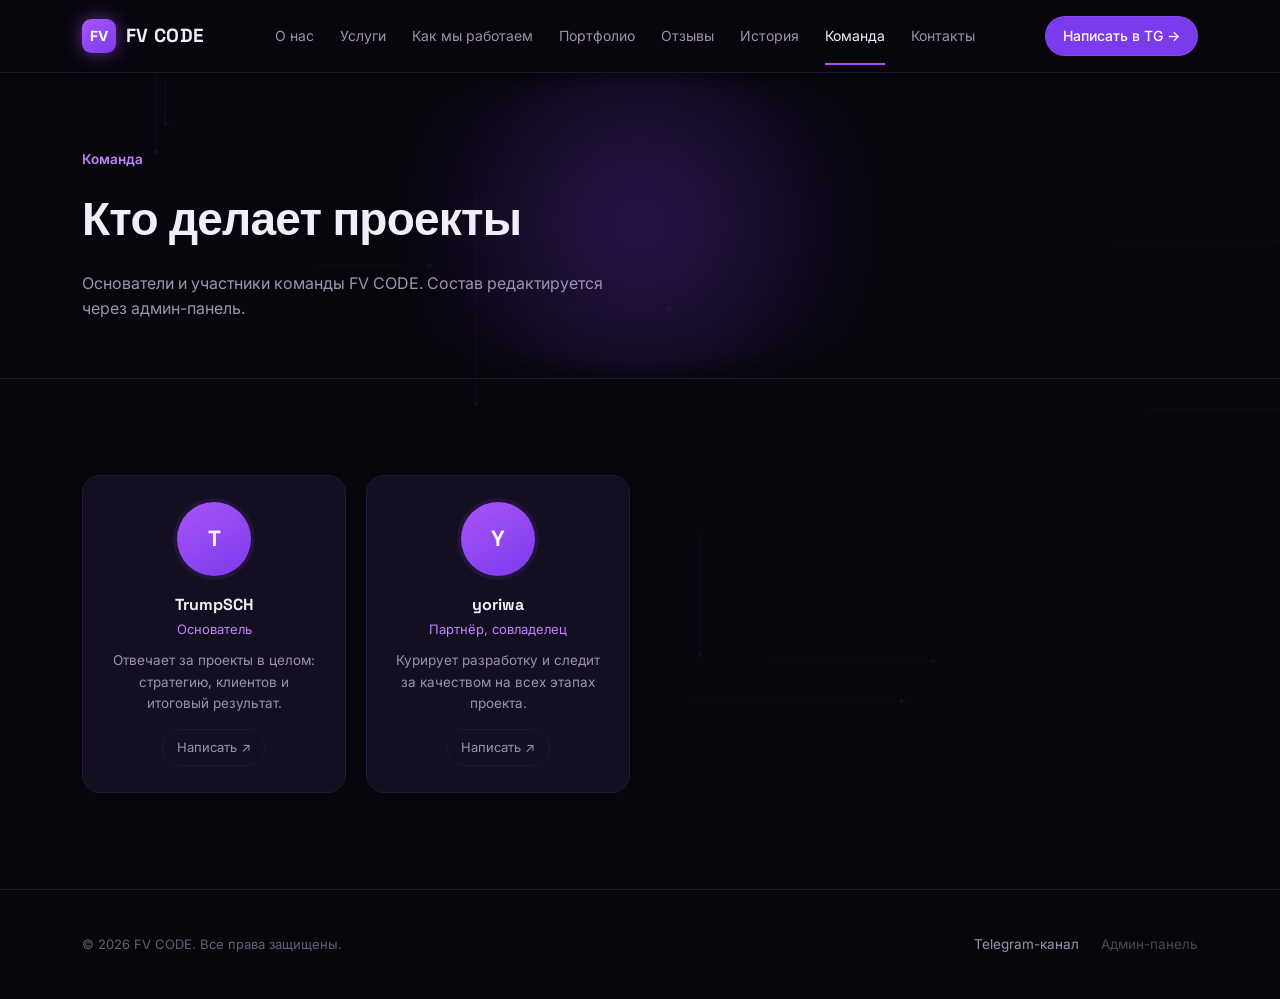
<file: team.html>
<!DOCTYPE html>
<html lang="ru">
<head>
<meta charset="UTF-8">
<meta name="viewport" content="width=device-width, initial-scale=1.0">
<title>Команда — FV CODE</title>
<link rel="preconnect" href="https://fonts.googleapis.com">
<link href="https://fonts.googleapis.com/css2?family=Space+Grotesk:wght@400;500;600;700&family=Inter:wght@400;500;600&display=swap" rel="stylesheet">
<link rel="stylesheet" href="assets/style.css">
</head>
<body>
<div class="bg-fx" id="bgfx"></div>

<header>
  <div class="wrap">
    <nav>
      <a href="index.html" class="brand"><span class="brand-mark">FV</span><span class="logo-word">FV CODE</span></a>
      <div class="navlinks">
        <a href="about.html">О нас</a>
        <a href="services.html">Услуги</a>
        <a href="process.html">Как мы работаем</a>
        <a href="portfolio.html">Портфолио</a>
        <a href="reviews.html">Отзывы</a>
        <a href="history.html">История</a>
        <a href="team.html">Команда</a>
        <a href="contacts.html">Контакты</a>
      </div>
      <a href="https://t.me/FV_CODE" target="_blank" rel="noopener" class="nav-cta">Написать в TG →</a>
      <button class="burger" id="burger" aria-label="Меню">☰</button>
    </nav>
    <div class="mobile-menu" id="mmenu">
      <a href="about.html">О нас</a>
      <a href="services.html">Услуги</a>
      <a href="process.html">Как мы работаем</a>
      <a href="portfolio.html">Портфолио</a>
      <a href="reviews.html">Отзывы</a>
      <a href="history.html">История</a>
      <a href="team.html">Команда</a>
      <a href="contacts.html">Контакты</a>
    </div>
  </div>
</header>

<main>
  <section class="page-hero">
    <div class="hero-glow"></div>
    <div class="wrap">
      <span class="page-tag">Команда</span>
      <h1>Кто делает проекты</h1>
      <p>Основатели и участники команды FV CODE. Состав редактируется через админ-панель.</p>
    </div>
  </section>

  <section id="team">
    <div class="wrap">
      <div class="team-grid" data-field="team"></div>
    </div>
  </section>
</main>

<footer>
  <div class="wrap foot-inner">
    <p>© <span id="year"></span> FV CODE. Все права защищены.</p>
    <div class="foot-links">
      <a href="https://t.me/FV_CODE" target="_blank" rel="noopener">Telegram-канал</a>
      <a href="admin.html" style="opacity:.45;">Админ-панель</a>
    </div>
  </div>
</footer>

<script src="assets/site.js"></script>
</body>
</html>
</file>
<file: assets/style.css>
:root{
  --bg:#08060d;
  --bg-soft:#0d0a17;
  --panel:#130f20;
  --panel-border:#241a38;
  --violet:#7c3aed;
  --violet-2:#a855f7;
  --violet-bright:#c084fc;
  --text:#f2eef9;
  --text-mute:#9b93ad;
  --text-dim:#655d78;
  --line:#1d1730;
  --radius:18px;
}
*{margin:0;padding:0;box-sizing:border-box;}
html{scroll-behavior:smooth;}
body{
  background:var(--bg);
  color:var(--text);
  font-family:'Inter',sans-serif;
  overflow-x:hidden;
  line-height:1.6;
}
h1,h2,h3,h4,.logo-word{font-family:'Space Grotesk',sans-serif;}
a{color:inherit;text-decoration:none;}
img{max-width:100%;display:block;}
.wrap{max-width:1180px;margin:0 auto;padding:0 32px;}
@media(max-width:640px){.wrap{padding:0 20px;}}
::selection{background:var(--violet);color:#fff;}

/* background circuit texture */
.bg-fx{position:fixed;inset:0;z-index:0;pointer-events:none;opacity:0.5;}
.bg-fx svg{width:100%;height:100%;}

/* ---------- NAV ---------- */
header{
  position:sticky;top:0;z-index:50;
  background:rgba(8,6,13,0.75);
  backdrop-filter:blur(14px);
  border-bottom:1px solid var(--line);
}
nav{display:flex;align-items:center;justify-content:space-between;padding:16px 0;}
.brand{display:flex;align-items:center;gap:10px;font-weight:700;font-size:19px;letter-spacing:0.3px;}
.brand-mark{
  width:34px;height:34px;border-radius:9px;
  background:linear-gradient(145deg,var(--violet-2),var(--violet));
  display:flex;align-items:center;justify-content:center;
  font-size:14px;font-weight:700;color:#fff;
  box-shadow:0 0 18px rgba(168,85,247,0.55);
}
.navlinks{display:flex;gap:26px;font-size:14px;color:var(--text-mute);}
.navlinks a{transition:color .2s;position:relative;}
.navlinks a:hover,.navlinks a.active{color:var(--text);}
.navlinks a.active::after{
  content:'';position:absolute;left:0;right:0;bottom:-18px;height:2px;
  background:var(--violet-2);
}
.nav-cta{
  display:flex;align-items:center;gap:8px;
  padding:9px 18px;border-radius:100px;
  background:var(--violet);color:#fff;font-size:14px;font-weight:500;
  box-shadow:0 0 0 1px rgba(255,255,255,0.06) inset;
  transition:background .2s, transform .2s;white-space:nowrap;
}
.nav-cta:hover{background:var(--violet-2);transform:translateY(-1px);}
.burger{display:none;background:none;border:0;color:var(--text);font-size:22px;cursor:pointer;}
@media(max-width:900px){.navlinks{display:none;}.burger{display:block;}}
.mobile-menu{display:none;flex-direction:column;gap:2px;background:var(--bg-soft);border-top:1px solid var(--line);padding:10px 20px 18px;}
.mobile-menu.open{display:flex;}
.mobile-menu a{padding:12px 4px;color:var(--text-mute);border-bottom:1px solid var(--line);font-size:15px;}
.mobile-menu a:last-child{border-bottom:none;}
.mobile-menu a.active{color:var(--violet-bright);}

/* ---------- PAGE HERO (inner pages) ---------- */
.page-hero{position:relative;padding:76px 0 56px;overflow:hidden;border-bottom:1px solid var(--line);}
.page-hero .hero-glow{position:absolute;top:0;left:50%;transform:translateX(-50%);width:600px;height:300px;
  background:radial-gradient(circle,rgba(124,58,237,0.28),transparent 70%);filter:blur(10px);z-index:0;}
.page-hero .wrap{position:relative;z-index:1;}
.page-tag{color:var(--violet-bright);font-size:13.5px;font-weight:600;margin-bottom:12px;display:block;}
.page-hero h1{font-size:clamp(30px,4.6vw,46px);font-weight:700;letter-spacing:-0.8px;max-width:680px;}
.page-hero p{color:var(--text-mute);font-size:16px;margin-top:14px;max-width:560px;}

/* ---------- HOME HERO ---------- */
.hero{position:relative;padding:110px 0 90px;overflow:hidden;}
.hero-ring{position:absolute;top:50%;left:50%;width:900px;height:900px;transform:translate(-50%,-50%);
  border-radius:50%;border:1px solid rgba(124,58,237,0.25);z-index:0;}
.hero-ring::before,.hero-ring::after{content:'';position:absolute;inset:70px;border-radius:50%;border:1px solid rgba(124,58,237,0.16);}
.hero-ring::after{inset:150px;border-color:rgba(168,85,247,0.14);}
.hero-glow{position:absolute;top:38%;left:50%;transform:translate(-50%,-50%);width:520px;height:520px;border-radius:50%;
  background:radial-gradient(circle,rgba(124,58,237,0.35),transparent 70%);filter:blur(10px);
  animation:pulse 6s ease-in-out infinite;z-index:0;}
@keyframes pulse{0%,100%{opacity:0.55;transform:translate(-50%,-50%) scale(1);}50%{opacity:0.9;transform:translate(-50%,-50%) scale(1.08);}}
.hero-inner{position:relative;z-index:2;text-align:center;max-width:760px;margin:0 auto;}
.hero-eyebrow{display:inline-flex;align-items:center;gap:8px;font-size:13px;color:var(--violet-bright);
  background:rgba(124,58,237,0.12);border:1px solid rgba(124,58,237,0.3);padding:7px 16px;border-radius:100px;
  margin-bottom:28px;opacity:0;animation:rise .7s ease forwards;}
.dot-live{width:7px;height:7px;border-radius:50%;background:#22e08f;box-shadow:0 0 8px #22e08f;animation:blink 1.6s infinite;}
@keyframes blink{50%{opacity:0.3;}}
.hero h1{font-size:clamp(36px,6vw,64px);font-weight:700;line-height:1.08;letter-spacing:-1px;margin-bottom:24px;
  opacity:0;animation:rise .8s ease .1s forwards;}
.hero h1 span{background:linear-gradient(120deg,var(--violet-2),var(--violet-bright) 60%,#e9d5ff);
  -webkit-background-clip:text;background-clip:text;color:transparent;}
.hero p{font-size:18px;color:var(--text-mute);max-width:560px;margin:0 auto 38px;opacity:0;animation:rise .8s ease .22s forwards;}
.hero-actions{display:flex;gap:14px;justify-content:center;flex-wrap:wrap;opacity:0;animation:rise .8s ease .34s forwards;}
.btn{padding:15px 30px;border-radius:100px;font-weight:600;font-size:15px;display:inline-flex;align-items:center;gap:8px;
  transition:transform .2s, box-shadow .2s, background .2s;cursor:pointer;border:none;font-family:'Inter',sans-serif;}
.btn-primary{background:linear-gradient(120deg,var(--violet),var(--violet-2));color:#fff;box-shadow:0 8px 30px rgba(124,58,237,0.4);}
.btn-primary:hover{transform:translateY(-2px);box-shadow:0 12px 34px rgba(124,58,237,0.55);}
.btn-ghost{background:transparent;border:1px solid var(--panel-border);color:var(--text);}
.btn-ghost:hover{border-color:var(--violet-2);background:rgba(124,58,237,0.08);}
.btn-sm{padding:9px 16px;font-size:13.5px;}
.btn-danger{background:rgba(239,68,68,0.12);border:1px solid rgba(239,68,68,0.4);color:#fca5a5;}
.btn-danger:hover{background:rgba(239,68,68,0.2);}
@keyframes rise{from{opacity:0;transform:translateY(16px);}to{opacity:1;transform:translateY(0);}}
.hero-stats{position:relative;z-index:2;display:grid;grid-template-columns:repeat(4,1fr);max-width:820px;margin:70px auto 0;
  border-top:1px solid var(--line);padding-top:34px;}
.hero-stats div{text-align:center;}
.hero-stats b{display:block;font-family:'Space Grotesk',sans-serif;font-size:30px;color:var(--text);}
.hero-stats span{font-size:12.5px;color:var(--text-dim);}
@media(max-width:640px){.hero-stats{grid-template-columns:repeat(2,1fr);gap:24px 0;}}

/* ---------- SECTION SHARED ---------- */
section{position:relative;z-index:1;padding:96px 0;}
@media(max-width:640px){section{padding:60px 0;}}
.sec-head{max-width:620px;margin-bottom:52px;}
.sec-tag{color:var(--violet-bright);font-size:13.5px;font-weight:600;margin-bottom:12px;display:block;}
.sec-head h2{font-size:clamp(26px,3.6vw,38px);font-weight:700;letter-spacing:-0.6px;line-height:1.15;}
.sec-head p{color:var(--text-mute);font-size:16px;margin-top:14px;max-width:520px;}
.reveal{opacity:0;transform:translateY(24px);transition:opacity .7s ease, transform .7s ease;}
.reveal.in{opacity:1;transform:translateY(0);}

/* ---------- HOME TEASER GRID ---------- */
.teaser-grid{display:grid;grid-template-columns:repeat(3,1fr);gap:20px;}
@media(max-width:900px){.teaser-grid{grid-template-columns:1fr;}}
.teaser-card{background:var(--panel);border:1px solid var(--panel-border);border-radius:var(--radius);padding:26px;
  transition:transform .25s, border-color .25s;}
.teaser-card:hover{transform:translateY(-4px);border-color:rgba(168,85,247,0.5);}
.teaser-card h3{font-size:17px;margin-bottom:8px;}
.teaser-card p{font-size:14.5px;color:var(--text-mute);margin-bottom:16px;}
.teaser-link{font-size:13.5px;color:var(--violet-bright);}

/* ---------- ABOUT ---------- */
.about-grid{display:grid;grid-template-columns:1.1fr 1fr;gap:60px;align-items:center;}
@media(max-width:860px){.about-grid{grid-template-columns:1fr;gap:36px;}}
.about-copy p{color:var(--text-mute);font-size:16px;margin-bottom:16px;}
.about-copy p:last-child{margin-bottom:0;}
.about-copy strong{color:var(--text);font-weight:600;}
.about-panel{background:var(--panel);border:1px solid var(--panel-border);border-radius:var(--radius);padding:34px;}
.about-panel ul{list-style:none;}
.about-panel li{display:flex;gap:14px;align-items:flex-start;padding:16px 0;border-bottom:1px solid var(--line);}
.about-panel li:last-child{border-bottom:none;padding-bottom:0;}
.about-panel li:first-child{padding-top:0;}
.check{width:22px;height:22px;flex:none;border-radius:7px;background:rgba(124,58,237,0.16);
  border:1px solid rgba(124,58,237,0.4);display:flex;align-items:center;justify-content:center;color:var(--violet-bright);
  font-size:12px;margin-top:2px;}
.about-panel h4{font-size:15px;margin-bottom:3px;}
.about-panel span{font-size:13.5px;color:var(--text-dim);}

/* ---------- SERVICES ---------- */
.svc-grid{display:grid;grid-template-columns:repeat(3,1fr);gap:22px;}
@media(max-width:900px){.svc-grid{grid-template-columns:repeat(2,1fr);}}
@media(max-width:600px){.svc-grid{grid-template-columns:1fr;}}
.svc-card{background:var(--panel);border:1px solid var(--panel-border);border-radius:var(--radius);padding:28px;
  transition:border-color .25s, transform .25s, background .25s;}
.svc-card:hover{border-color:rgba(168,85,247,0.5);transform:translateY(-4px);background:#160f26;}
.svc-icon{width:46px;height:46px;border-radius:12px;
  background:linear-gradient(150deg,rgba(124,58,237,0.35),rgba(168,85,247,0.12));
  border:1px solid rgba(168,85,247,0.35);display:flex;align-items:center;justify-content:center;margin-bottom:18px;font-size:20px;}
.svc-card h3{font-size:17.5px;margin-bottom:8px;}
.svc-card p{font-size:14.5px;color:var(--text-mute);}

/* ---------- PROCESS ---------- */
.process-list{position:relative;}
.process-item{display:grid;grid-template-columns:64px 1fr;gap:24px;padding:26px 0;border-bottom:1px solid var(--line);}
.process-item:first-child{padding-top:0;}
.process-item:last-child{border-bottom:none;}
.process-num{font-family:'Space Grotesk',sans-serif;font-size:15px;color:var(--violet-bright);width:44px;height:44px;
  border-radius:50%;border:1px solid rgba(168,85,247,0.4);display:flex;align-items:center;justify-content:center;}
.process-item h4{font-size:17.5px;margin-bottom:6px;}
.process-item p{color:var(--text-mute);font-size:15px;max-width:560px;}

/* ---------- PORTFOLIO ---------- */
.pf-grid{display:grid;grid-template-columns:repeat(3,1fr);gap:22px;}
@media(max-width:900px){.pf-grid{grid-template-columns:repeat(2,1fr);}}
@media(max-width:600px){.pf-grid{grid-template-columns:1fr;}}
.pf-card{border-radius:var(--radius);overflow:hidden;background:var(--panel);border:1px solid var(--panel-border);
  transition:transform .3s, border-color .3s;}
.pf-card:hover{transform:translateY(-5px);border-color:rgba(168,85,247,0.5);}
.pf-thumb{height:150px;position:relative;display:flex;align-items:center;justify-content:center;
  font-family:'Space Grotesk',sans-serif;font-weight:600;font-size:15px;color:rgba(255,255,255,0.85);overflow:hidden;}
.pf-thumb::before{content:'';position:absolute;inset:0;background:var(--g);}
.pf-thumb::after{content:'';position:absolute;inset:0;
  background-image:radial-gradient(rgba(255,255,255,0.14) 1px, transparent 1px);background-size:16px 16px;}
.pf-thumb span{position:relative;z-index:1;padding:0 20px;text-align:center;}
.pf-body{padding:22px;}
.pf-tag{font-size:12px;color:var(--violet-bright);margin-bottom:8px;display:block;}
.pf-body h3{font-size:16.5px;margin-bottom:8px;}
.pf-body p{font-size:14px;color:var(--text-mute);margin-bottom:14px;}
.pf-stack{display:flex;gap:6px;flex-wrap:wrap;}
.pf-stack span{font-size:11.5px;color:var(--text-dim);border:1px solid var(--line);padding:4px 9px;border-radius:100px;}

/* ---------- REVIEWS ---------- */
.rv-grid{display:grid;grid-template-columns:repeat(3,1fr);gap:22px;}
@media(max-width:900px){.rv-grid{grid-template-columns:1fr;}}
.rv-card{background:var(--panel);border:1px solid var(--panel-border);border-radius:var(--radius);padding:26px;
  display:flex;flex-direction:column;justify-content:space-between;}
.stars{color:#facc15;font-size:14px;margin-bottom:14px;letter-spacing:2px;}
.rv-card p{font-size:14.5px;color:var(--text-mute);margin-bottom:20px;}
.rv-person{display:flex;align-items:center;gap:12px;}
.rv-avatar{width:38px;height:38px;border-radius:50%;background:linear-gradient(140deg,var(--violet-2),var(--violet));
  display:flex;align-items:center;justify-content:center;font-size:13px;font-weight:700;color:#fff;}
.rv-person b{font-size:14px;display:block;}
.rv-person span{font-size:12.5px;color:var(--text-dim);}

/* ---------- HISTORY / TIMELINE ---------- */
.tl{position:relative;padding-left:28px;}
.tl::before{content:'';position:absolute;left:5px;top:6px;bottom:6px;width:1px;background:linear-gradient(var(--violet),transparent);}
.tl-item{position:relative;padding-bottom:42px;}
.tl-item:last-child{padding-bottom:0;}
.tl-dot{position:absolute;left:-28px;top:2px;width:11px;height:11px;border-radius:50%;background:var(--violet-2);
  box-shadow:0 0 0 4px rgba(124,58,237,0.18);}
.tl-year{font-family:'Space Grotesk',sans-serif;color:var(--violet-bright);font-size:14px;margin-bottom:6px;}
.tl-item h4{font-size:18px;margin-bottom:8px;}
.tl-item p{color:var(--text-mute);font-size:15px;max-width:600px;}

/* ---------- TEAM ---------- */
.team-grid{display:grid;grid-template-columns:repeat(4,1fr);gap:20px;}
@media(max-width:900px){.team-grid{grid-template-columns:repeat(2,1fr);}}
@media(max-width:560px){.team-grid{grid-template-columns:1fr;}}
.team-card{background:var(--panel);border:1px solid var(--panel-border);border-radius:var(--radius);padding:26px;
  text-align:center;transition:transform .25s, border-color .25s;}
.team-card:hover{transform:translateY(-4px);border-color:rgba(168,85,247,0.5);}
.team-avatar{width:74px;height:74px;border-radius:50%;margin:0 auto 16px;overflow:hidden;
  background:linear-gradient(150deg,var(--violet-2),var(--violet));display:flex;align-items:center;justify-content:center;
  font-family:'Space Grotesk',sans-serif;font-weight:700;font-size:22px;color:#fff;box-shadow:0 0 0 4px rgba(124,58,237,0.12);}
.team-avatar img{width:100%;height:100%;object-fit:cover;}
.team-card h4{font-size:16px;margin-bottom:2px;}
.team-role{font-size:13px;color:var(--violet-bright);margin-bottom:10px;display:block;}
.team-card p{font-size:13.5px;color:var(--text-mute);margin-bottom:14px;}
.team-link{font-size:13px;color:var(--text-mute);border:1px solid var(--line);padding:7px 14px;border-radius:100px;
  display:inline-block;transition:.2s;}
.team-link:hover{border-color:var(--violet-2);color:var(--text);}

/* ---------- CONTACT ---------- */
.contact-grid{display:grid;grid-template-columns:1fr 1fr;gap:50px;}
@media(max-width:860px){.contact-grid{grid-template-columns:1fr;}}
.contact-list{display:flex;flex-direction:column;gap:16px;}
.c-item{display:flex;align-items:center;gap:16px;background:var(--panel);border:1px solid var(--panel-border);
  border-radius:14px;padding:18px 20px;transition:border-color .2s, transform .2s;}
.c-item:hover{border-color:rgba(168,85,247,0.5);transform:translateX(4px);}
.c-icon{width:42px;height:42px;border-radius:11px;flex:none;background:rgba(124,58,237,0.16);
  border:1px solid rgba(168,85,247,0.35);display:flex;align-items:center;justify-content:center;font-size:18px;}
.c-item h4{font-size:14.5px;}
.c-item span{font-size:13px;color:var(--text-dim);}
.form-panel{background:var(--panel);border:1px solid var(--panel-border);border-radius:var(--radius);padding:30px;}
.form-panel h3{font-size:19px;margin-bottom:6px;}
.form-panel > p{font-size:14px;color:var(--text-mute);margin-bottom:24px;}
.field{margin-bottom:16px;}
.field label{font-size:13px;color:var(--text-mute);display:block;margin-bottom:7px;}
.field input,.field textarea,.field select{
  width:100%;background:#0c0917;border:1px solid var(--panel-border);border-radius:10px;
  padding:12px 14px;color:var(--text);font-family:'Inter',sans-serif;font-size:14.5px;outline:none;transition:border-color .2s;}
.field input:focus,.field textarea:focus,.field select:focus{border-color:var(--violet-2);}
.field textarea{resize:vertical;min-height:90px;}
.form-submit{width:100%;border:none;cursor:pointer;background:linear-gradient(120deg,var(--violet),var(--violet-2));
  color:#fff;font-weight:600;font-size:15px;padding:14px;border-radius:100px;transition:transform .2s, box-shadow .2s;}
.form-submit:hover{transform:translateY(-2px);box-shadow:0 10px 26px rgba(124,58,237,0.4);}
.form-note{font-size:12px;color:var(--text-dim);margin-top:12px;text-align:center;}

/* ---------- FOOTER ---------- */
footer{border-top:1px solid var(--line);padding:44px 0;}
.foot-inner{display:flex;justify-content:space-between;align-items:center;flex-wrap:wrap;gap:16px;}
.foot-inner p{font-size:13px;color:var(--text-dim);}
.foot-links{display:flex;gap:22px;font-size:13.5px;color:var(--text-mute);}
.foot-links a:hover{color:var(--text);}

/* ---------- LOADING / EMPTY STATES ---------- */
.state-msg{color:var(--text-dim);font-size:14px;padding:20px 0;}
</file>
<file: assets/admin.css>
body{padding-bottom:100px;}
.admin-header{border-bottom:1px solid var(--line);padding:18px 0;position:sticky;top:0;background:rgba(8,6,13,0.9);backdrop-filter:blur(14px);z-index:60;}
.admin-header .wrap{display:flex;align-items:center;justify-content:space-between;flex-wrap:wrap;gap:12px;}
.admin-title{display:flex;align-items:center;gap:10px;font-weight:700;font-size:18px;}
.admin-status{font-size:12.5px;color:var(--text-dim);}
.admin-status.ok{color:#4ade80;}
.admin-status.err{color:#fca5a5;}
.admin-wrap{max-width:920px;margin:0 auto;padding:40px 24px 0;}
.admin-intro{color:var(--text-mute);font-size:14.5px;margin-bottom:28px;line-height:1.7;}
.admin-intro a{color:var(--violet-bright);}
.connect-card{background:var(--panel);border:1px solid var(--panel-border);border-radius:var(--radius);padding:26px;margin-bottom:34px;}
.connect-card h2{font-size:17px;margin-bottom:16px;}
.connect-grid{display:grid;grid-template-columns:1fr 1fr;gap:14px;}
@media(max-width:560px){.connect-grid{grid-template-columns:1fr;}}
.connect-grid .full{grid-column:1/-1;}
.admin-section{background:var(--panel);border:1px solid var(--panel-border);border-radius:var(--radius);padding:26px;margin-bottom:22px;}
.admin-section > h2{font-size:16.5px;margin-bottom:4px;}
.admin-section > .hint{font-size:13px;color:var(--text-dim);margin-bottom:18px;}
.item-card{border:1px solid var(--line);border-radius:14px;padding:16px;margin-bottom:12px;background:#0e0a1a;}
.item-card-head{display:flex;justify-content:space-between;align-items:center;margin-bottom:10px;}
.item-card-head span{font-size:12.5px;color:var(--text-dim);}
.row2{display:grid;grid-template-columns:1fr 1fr;gap:10px;}
.row3{display:grid;grid-template-columns:1fr 1fr 1fr;gap:10px;}
@media(max-width:560px){.row2,.row3{grid-template-columns:1fr;}}
.mini-label{font-size:11.5px;color:var(--text-dim);display:block;margin-bottom:4px;}
.hidden{display:none !important;}
.photo-row{display:flex;align-items:center;gap:14px;margin-top:8px;}
.photo-preview{width:52px;height:52px;border-radius:50%;overflow:hidden;background:linear-gradient(150deg,var(--violet-2),var(--violet));
  display:flex;align-items:center;justify-content:center;color:#fff;font-size:13px;font-weight:700;flex:none;}
.photo-preview img{width:100%;height:100%;object-fit:cover;}
.savebar{position:fixed;left:0;right:0;bottom:0;z-index:80;background:rgba(8,6,13,0.92);backdrop-filter:blur(14px);
  border-top:1px solid var(--line);padding:14px 0;}
.savebar .wrap{display:flex;align-items:center;justify-content:space-between;gap:14px;flex-wrap:wrap;}
.savebar-msg{font-size:13px;color:var(--text-dim);}
.savebar-msg.ok{color:#4ade80;}
.savebar-msg.err{color:#fca5a5;}
.json-box textarea{width:100%;min-height:260px;background:#0c0917;border:1px solid var(--panel-border);border-radius:10px;
  padding:14px;color:var(--text);font-family:ui-monospace,Menlo,Consolas,monospace;font-size:12.5px;line-height:1.5;}
.tag-row{display:flex;gap:8px;flex-wrap:wrap;margin-top:6px;}
</file>
